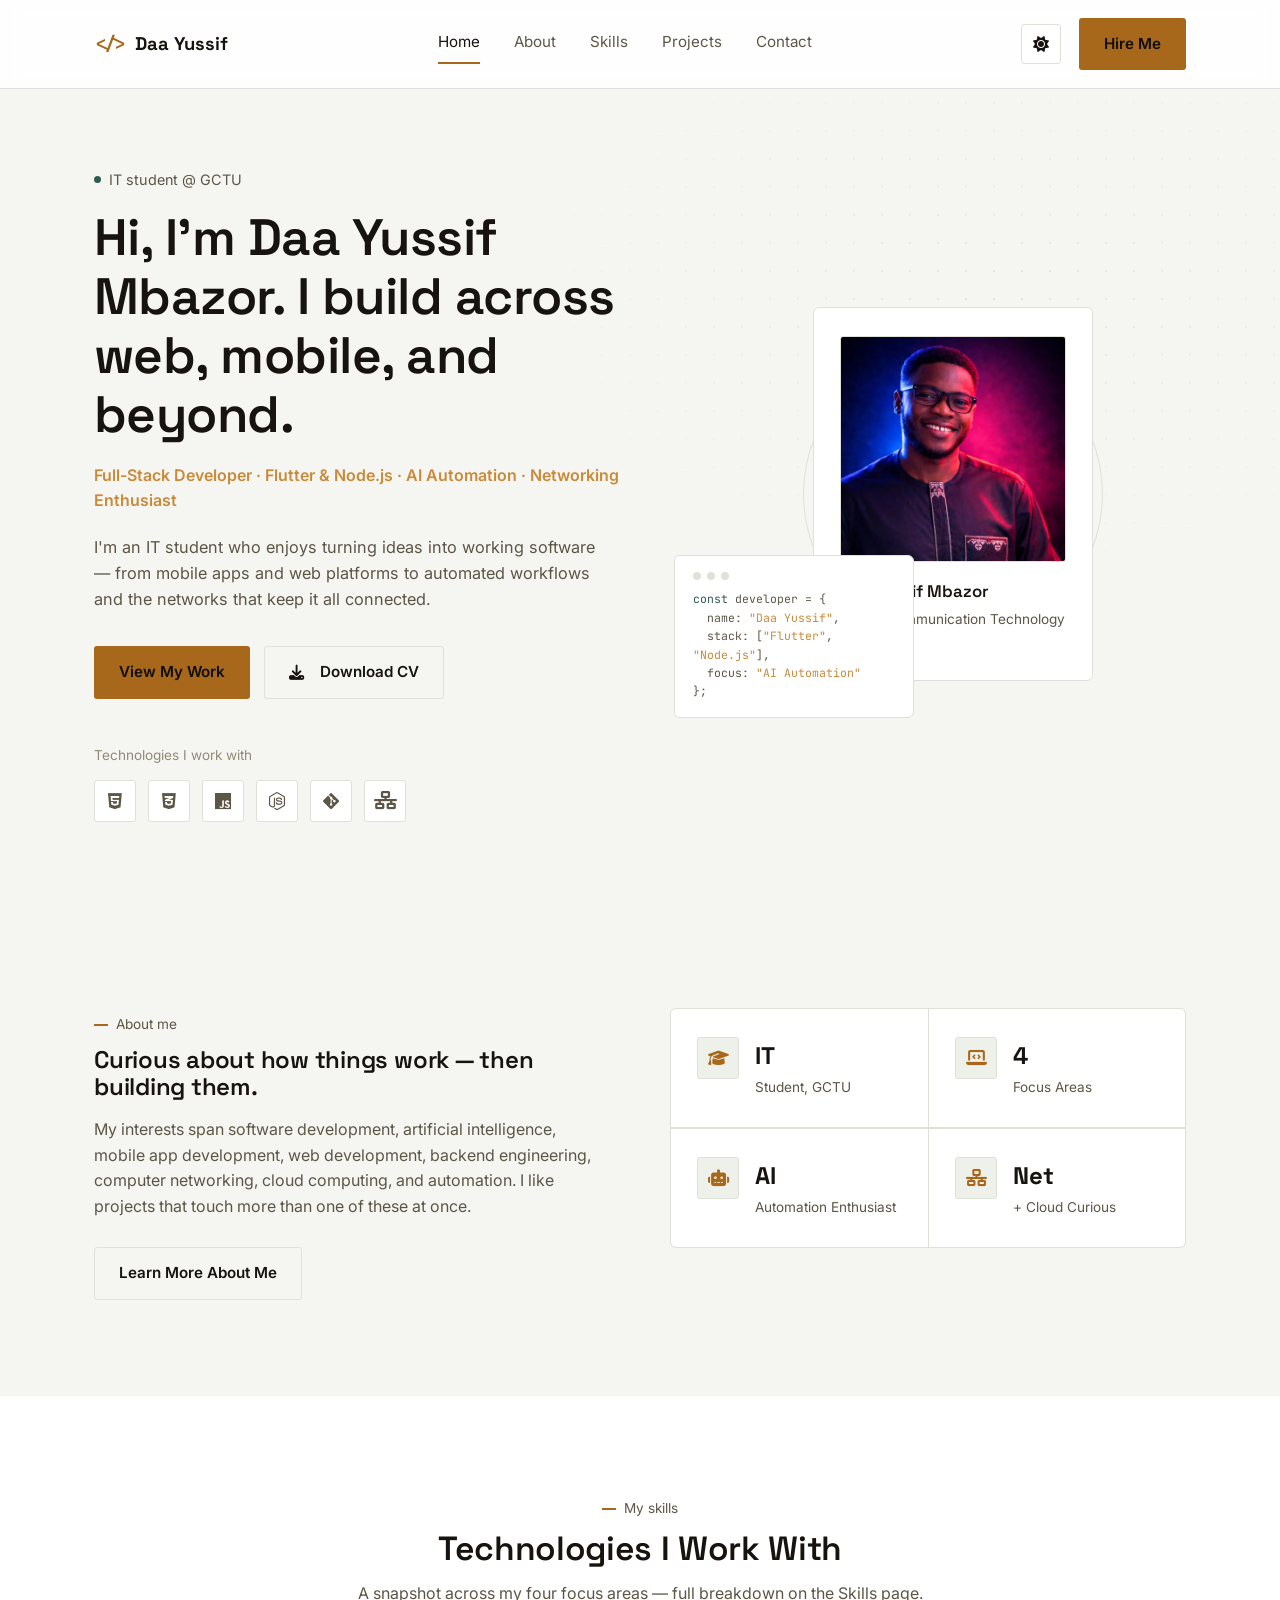
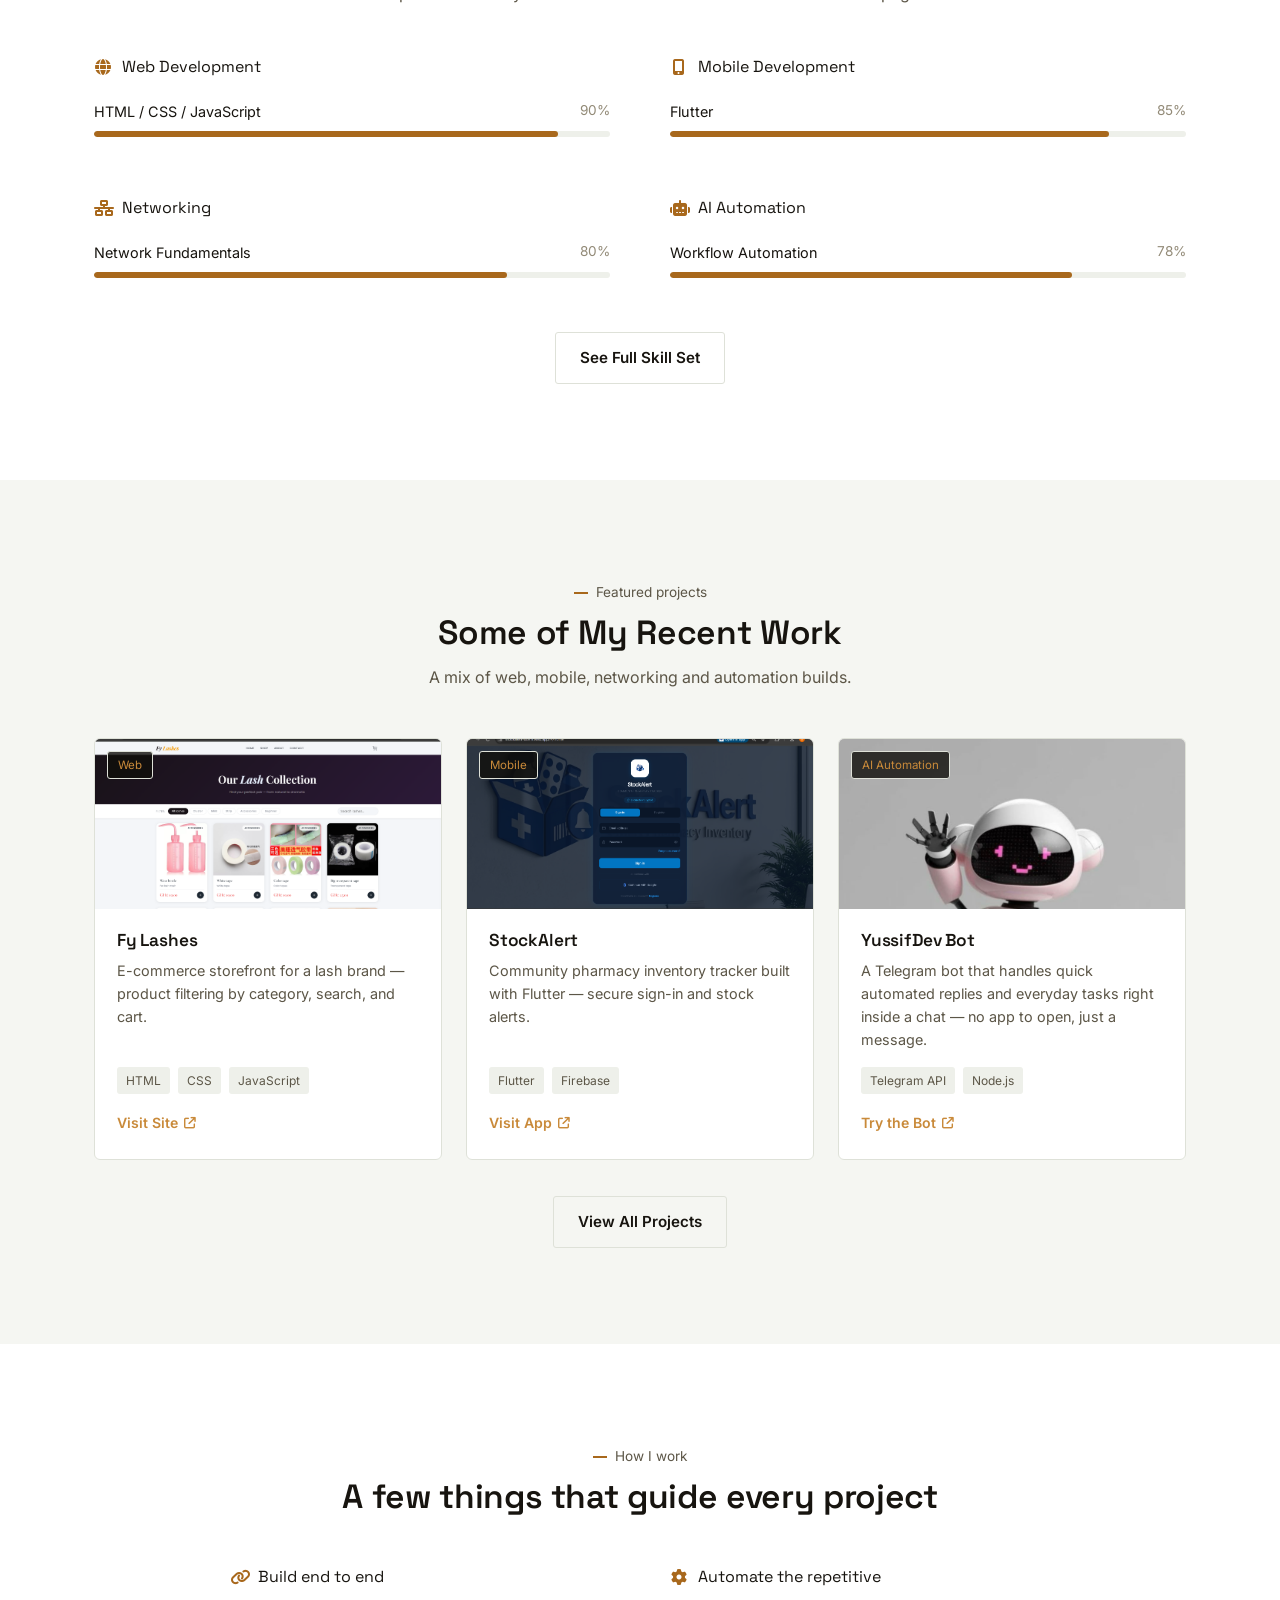
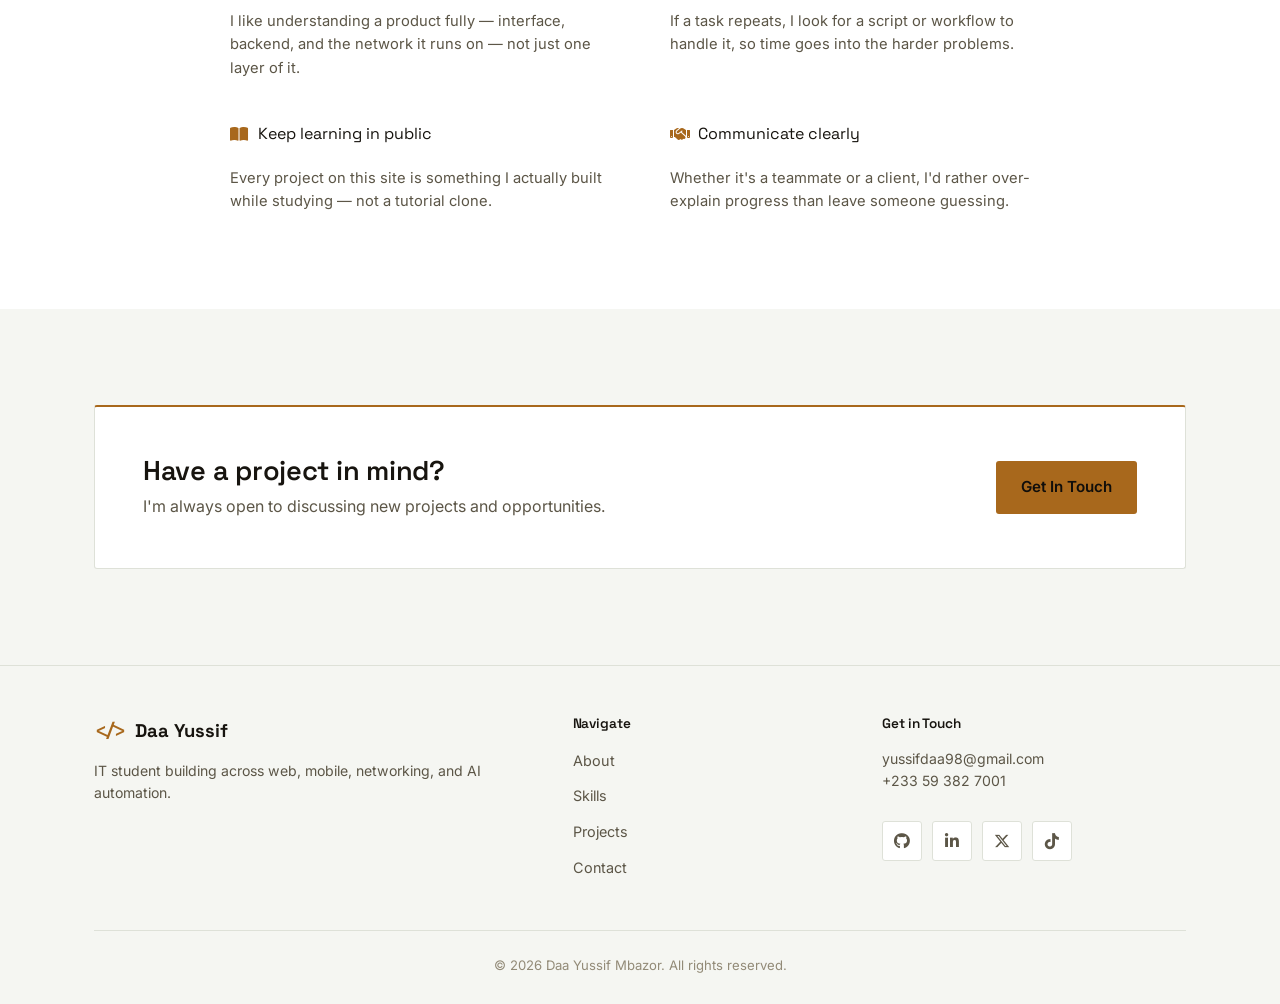
<file: index.html>
<!DOCTYPE html>
<html lang="en">
<head>
<meta charset="UTF-8" />
<script>(function(){try{if(localStorage.getItem("theme")==="dark"){document.documentElement.setAttribute("data-theme","dark");}}catch(e){}})();</script>
<meta name="viewport" content="width=device-width, initial-scale=1.0" />
<title>Daa Yussif Mbazor — Full-Stack Developer & AI Automation</title>
<meta name="description" content="Portfolio of Daa Yussif Mbazor — IT student at GCTU building across web, mobile, networking and AI automation." />
<link rel="icon" href="favicon.ico" sizes="any" />
<link rel="icon" type="image/svg+xml" href="favicon.svg" />
<link rel="apple-touch-icon" href="apple-touch-icon.png" />
<meta property="og:type" content="website" />
<meta property="og:site_name" content="Daa Yussif Mbazor" />
<meta property="og:title" content="Daa Yussif Mbazor — Full-Stack Developer & AI Automation" />
<meta property="og:description" content="Portfolio of Daa Yussif Mbazor — IT student at GCTU building across web, mobile, networking and AI automation." />
<meta property="og:image" content="images/og-cover.jpg" />
<meta property="og:image:width" content="1200" />
<meta property="og:image:height" content="630" />
<!-- update og:url and twitter:url once this site is live on a real domain -->
<meta property="og:url" content="https://your-domain.com/" />
<meta name="twitter:card" content="summary_large_image" />
<meta name="twitter:title" content="Daa Yussif Mbazor — Full-Stack Developer & AI Automation" />
<meta name="twitter:description" content="Portfolio of Daa Yussif Mbazor — IT student at GCTU building across web, mobile, networking and AI automation." />
<meta name="twitter:image" content="images/og-cover.jpg" />

<link rel="preconnect" href="https://fonts.googleapis.com">
<link href="https://fonts.googleapis.com/css2?family=Space+Grotesk:wght@500;600;700&family=Inter:wght@400;500;600;700&family=JetBrains+Mono:wght@400;500&display=swap" rel="stylesheet">
<link rel="stylesheet" href="https://cdnjs.cloudflare.com/ajax/libs/font-awesome/6.5.1/css/all.min.css" crossorigin="anonymous" referrerpolicy="no-referrer" />
<link rel="stylesheet" href="css/style.css" />
</head>
<body>

<!-- NAVBAR -->
<header class="navbar">
  <div class="nav-inner">
    <a href="index.html" class="logo"><span class="mark">&lt;/&gt;</span> Daa Yussif</a>
    <nav class="nav-links">
      <a href="index.html" class="active">Home</a>
      <a href="about.html">About</a>
      <a href="skills.html">Skills</a>
      <a href="projects.html">Projects</a>
      <a href="contact.html">Contact</a>
    </nav>
    <div class="nav-right">
      <button class="theme-toggle" aria-label="Toggle color theme"><i class="fa-solid fa-moon"></i><i class="fa-solid fa-sun"></i></button>
      <a href="contact.html" class="btn btn-primary">Hire Me</a>
      <button class="nav-toggle" aria-label="Toggle menu"><i class="fa-solid fa-bars"></i></button>
    </div>
  </div>
</header>

<!-- HERO -->
<section class="hero">
  <div class="container hero-grid">
    <div>
      <span class="eyebrow"><span class="dot"></span> IT student @ GCTU</span>
      <h1>Hi, I'm Daa Yussif Mbazor. I build across web, mobile, and beyond.</h1>
      <p class="role">Full-Stack Developer · Flutter &amp; Node.js · AI Automation · Networking Enthusiast</p>
      <p class="lede">I'm an IT student who enjoys turning ideas into working software — from mobile apps and web platforms to automated workflows and the networks that keep it all connected.</p>
      <div class="hero-actions">
        <a href="projects.html" class="btn btn-primary">View My Work</a>
        <a href="#" class="btn btn-outline"><i class="fa-solid fa-download"></i>&nbsp; Download CV</a>
      </div>
      <p class="tech-strip-label">Technologies I work with</p>
      <div class="tech-icons">
        <span title="HTML"><i class="fa-brands fa-html5"></i></span>
        <span title="CSS"><i class="fa-brands fa-css3-alt"></i></span>
        <span title="JavaScript"><i class="fa-brands fa-js"></i></span>
        <span title="Node.js"><i class="fa-brands fa-node-js"></i></span>
        <span title="Git"><i class="fa-brands fa-git-alt"></i></span>
        <span title="Networking"><i class="fa-solid fa-network-wired"></i></span>
      </div>
    </div>

    <div class="hero-visual">
      <div class="orb"></div>
      <div class="dev-card">
        <div class="avatar-block"><img src="images/profile.jpeg" alt="Daa Yussif Mbazor" /></div>
        <div class="name">Daa Yussif Mbazor</div>
        <div class="loc">Ghana Communication Technology University</div>
      </div>
      <div class="code-float">
        <div class="dots"><span></span><span></span><span></span></div>
        <div><span class="kw">const</span> developer = {</div>
        <div>&nbsp;&nbsp;name: <span class="str">"Daa Yussif"</span>,</div>
        <div>&nbsp;&nbsp;stack: [<span class="str">"Flutter"</span>, <span class="str">"Node.js"</span>],</div>
        <div>&nbsp;&nbsp;focus: <span class="str">"AI Automation"</span></div>
        <div>};</div>
      </div>
    </div>
  </div>
</section>

<!-- ABOUT PREVIEW -->
<section>
  <div class="container about-grid">
    <div class="about-copy reveal-on-scroll">
      <span class="section-tag">About me</span>
      <h2>Curious about how things work — then building them.</h2>
      <p>My interests span software development, artificial intelligence, mobile app development, web development, backend engineering, computer networking, cloud computing, and automation. I like projects that touch more than one of these at once.</p>
      <a href="about.html" class="btn btn-outline">Learn More About Me</a>
    </div>
    <div class="stat-grid">
      <div class="stat-cell">
        <div class="stat-icon"><i class="fa-solid fa-graduation-cap"></i></div>
        <div><div class="num">IT</div><div class="label">Student, GCTU</div></div>
      </div>
      <div class="stat-cell">
        <div class="stat-icon"><i class="fa-solid fa-laptop-code"></i></div>
        <div><div class="num">4</div><div class="label">Focus Areas</div></div>
      </div>
      <div class="stat-cell">
        <div class="stat-icon"><i class="fa-solid fa-robot"></i></div>
        <div><div class="num">AI</div><div class="label">Automation Enthusiast</div></div>
      </div>
      <div class="stat-cell">
        <div class="stat-icon"><i class="fa-solid fa-network-wired"></i></div>
        <div><div class="num">Net</div><div class="label">+ Cloud Curious</div></div>
      </div>
    </div>
  </div>
</section>

<!-- SKILLS PREVIEW -->
<section style="background:var(--bg-alt);">
  <div class="container">
    <div class="section-head center reveal-on-scroll" style="margin-left:auto;margin-right:auto;">
      <span class="section-tag">My skills</span>
      <h2>Technologies I Work With</h2>
      <p>A snapshot across my four focus areas — full breakdown on the Skills page.</p>
    </div>
    <div class="skills-columns">
      <div>
        <div class="skill-cat-title"><i class="fa-solid fa-globe"></i> Web Development</div>
        <div class="skill-row">
          <div class="skill-row-top"><span>HTML / CSS / JavaScript</span><span class="pct">90%</span></div>
          <div class="bar-track"><div class="bar-fill" data-value="90"></div></div>
        </div>
      </div>
      <div>
        <div class="skill-cat-title"><i class="fa-solid fa-mobile-screen-button"></i> Mobile Development</div>
        <div class="skill-row">
          <div class="skill-row-top"><span>Flutter</span><span class="pct">85%</span></div>
          <div class="bar-track"><div class="bar-fill" data-value="85"></div></div>
        </div>
      </div>
      <div>
        <div class="skill-cat-title"><i class="fa-solid fa-network-wired"></i> Networking</div>
        <div class="skill-row">
          <div class="skill-row-top"><span>Network Fundamentals</span><span class="pct">80%</span></div>
          <div class="bar-track"><div class="bar-fill" data-value="80"></div></div>
        </div>
      </div>
      <div>
        <div class="skill-cat-title"><i class="fa-solid fa-robot"></i> AI Automation</div>
        <div class="skill-row">
          <div class="skill-row-top"><span>Workflow Automation</span><span class="pct">78%</span></div>
          <div class="bar-track"><div class="bar-fill" data-value="78"></div></div>
        </div>
      </div>
    </div>
    <div style="text-align:center;margin-top:36px;">
      <a href="skills.html" class="btn btn-outline">See Full Skill Set</a>
    </div>
  </div>
</section>

<!-- FEATURED PROJECTS -->
<section>
  <div class="container">
    <div class="section-head center reveal-on-scroll" style="margin-left:auto;margin-right:auto;">
      <span class="section-tag">Featured projects</span>
      <h2>Some of My Recent Work</h2>
      <p>A mix of web, mobile, networking and automation builds.</p>
    </div>
    <div class="project-grid">
      <div class="project-card">
        <div class="project-thumb"><span class="project-tag">Web</span><img src="images/fylashes.png" alt="Fy Lashes e-commerce shop page" /></div>
        <div class="project-body">
          <h3>Fy Lashes</h3>
          <p>E-commerce storefront for a lash brand — product filtering by category, search, and cart.</p>
          <div class="project-stack"><span>HTML</span><span>CSS</span><span>JavaScript</span></div>
          <a href="https://fy-lashes.pages.dev/shop" target="_blank" rel="noopener" class="project-link">Visit Site <i class="fa-solid fa-arrow-up-right-from-square"></i></a>
        </div>
      </div>
      <div class="project-card">
        <div class="project-thumb"><span class="project-tag">Mobile</span><img src="images/stockalert.png" alt="StockAlert app sign-in screen" /></div>
        <div class="project-body">
          <h3>StockAlert</h3>
          <p>Community pharmacy inventory tracker built with Flutter — secure sign-in and stock alerts.</p>
          <div class="project-stack"><span>Flutter</span><span>Firebase</span></div>
          <a href="https://stockalert-82e1f.web.app" target="_blank" rel="noopener" class="project-link">Visit App <i class="fa-solid fa-arrow-up-right-from-square"></i></a>
        </div>
      </div>
      <div class="project-card">
        <div class="project-thumb"><span class="project-tag">AI Automation</span><img src="images/telegrambot.jpeg" alt="Telegram AI bot mascot" /></div>
        <div class="project-body">
          <h3>YussifDev Bot</h3>
          <p>A Telegram bot that handles quick automated replies and everyday tasks right inside a chat — no app to open, just a message.</p>
          <div class="project-stack"><span>Telegram API</span><span>Node.js</span></div>
          <a href="https://t.me/YussifDev_bot" target="_blank" rel="noopener" class="project-link">Try the Bot <i class="fa-solid fa-arrow-up-right-from-square"></i></a>
        </div>
      </div>
    </div>
    <div style="text-align:center;margin-top:36px;">
      <a href="projects.html" class="btn btn-outline">View All Projects</a>
    </div>
  </div>
</section>

<!-- APPROACH -->
<section style="background:var(--bg-alt);">
  <div class="container">
    <div class="section-head center reveal-on-scroll" style="margin-left:auto;margin-right:auto;">
      <span class="section-tag">How I work</span>
      <h2>A few things that guide every project</h2>
    </div>
    <div class="skills-columns" style="max-width:820px;margin:0 auto;">
      <div>
        <div class="skill-cat-title"><i class="fa-solid fa-link"></i> Build end to end</div>
        <p style="color:var(--text-muted);font-size:0.92rem;">I like understanding a product fully — interface, backend, and the network it runs on — not just one layer of it.</p>
      </div>
      <div>
        <div class="skill-cat-title"><i class="fa-solid fa-gear"></i> Automate the repetitive</div>
        <p style="color:var(--text-muted);font-size:0.92rem;">If a task repeats, I look for a script or workflow to handle it, so time goes into the harder problems.</p>
      </div>
      <div>
        <div class="skill-cat-title"><i class="fa-solid fa-book-open"></i> Keep learning in public</div>
        <p style="color:var(--text-muted);font-size:0.92rem;">Every project on this site is something I actually built while studying — not a tutorial clone.</p>
      </div>
      <div>
        <div class="skill-cat-title"><i class="fa-solid fa-handshake"></i> Communicate clearly</div>
        <p style="color:var(--text-muted);font-size:0.92rem;">Whether it's a teammate or a client, I'd rather over-explain progress than leave someone guessing.</p>
      </div>
    </div>
  </div>
</section>

<!-- CTA -->
<section>
  <div class="container">
    <div class="cta-band reveal-on-scroll">
      <div>
        <h2>Have a project in mind?</h2>
        <p>I'm always open to discussing new projects and opportunities.</p>
      </div>
      <a href="contact.html" class="btn btn-primary">Get In Touch</a>
    </div>
  </div>
</section>

<!-- FOOTER -->
<footer>
  <div class="container">
    <div class="footer-grid">
      <div class="footer-col">
        <div class="logo" style="margin-bottom:14px;"><span class="mark">&lt;/&gt;</span> Daa Yussif</div>
        <p>IT student building across web, mobile, networking, and AI automation.</p>
      </div>
      <div class="footer-col">
        <h4>Navigate</h4>
        <ul>
          <li><a href="about.html">About</a></li>
          <li><a href="skills.html">Skills</a></li>
          <li><a href="projects.html">Projects</a></li>
          <li><a href="contact.html">Contact</a></li>
        </ul>
      </div>
      <div class="footer-col">
        <h4>Get in Touch</h4>
        <p>yussifdaa98@gmail.com<br/>+233 59 382 7001</p>
        <div class="social-row">
          <a href="https://github.com/Daa-yussif" target="_blank" rel="noopener" aria-label="GitHub"><i class="fa-brands fa-github"></i></a>
          <a href="https://www.linkedin.com/in/daa-yussif-mbazor-539350399/" target="_blank" rel="noopener" aria-label="LinkedIn"><i class="fa-brands fa-linkedin-in"></i></a>
          <a href="#" aria-label="Twitter"><i class="fa-brands fa-x-twitter"></i></a>
          <a href="https://www.tiktok.com/@stogic1?_r=1&_t=ZS-99ZZqF0gIhJ" target="_blank" rel="noopener" aria-label="TikTok"><i class="fa-brands fa-tiktok"></i></a>
        </div>
      </div>
    </div>
    <div class="footer-bottom">
      <span>© 2026 Daa Yussif Mbazor. All rights reserved.</span>
    </div>
  </div>
</footer>

<script src="js/main.js"></script>
</body>
</html>
</file>
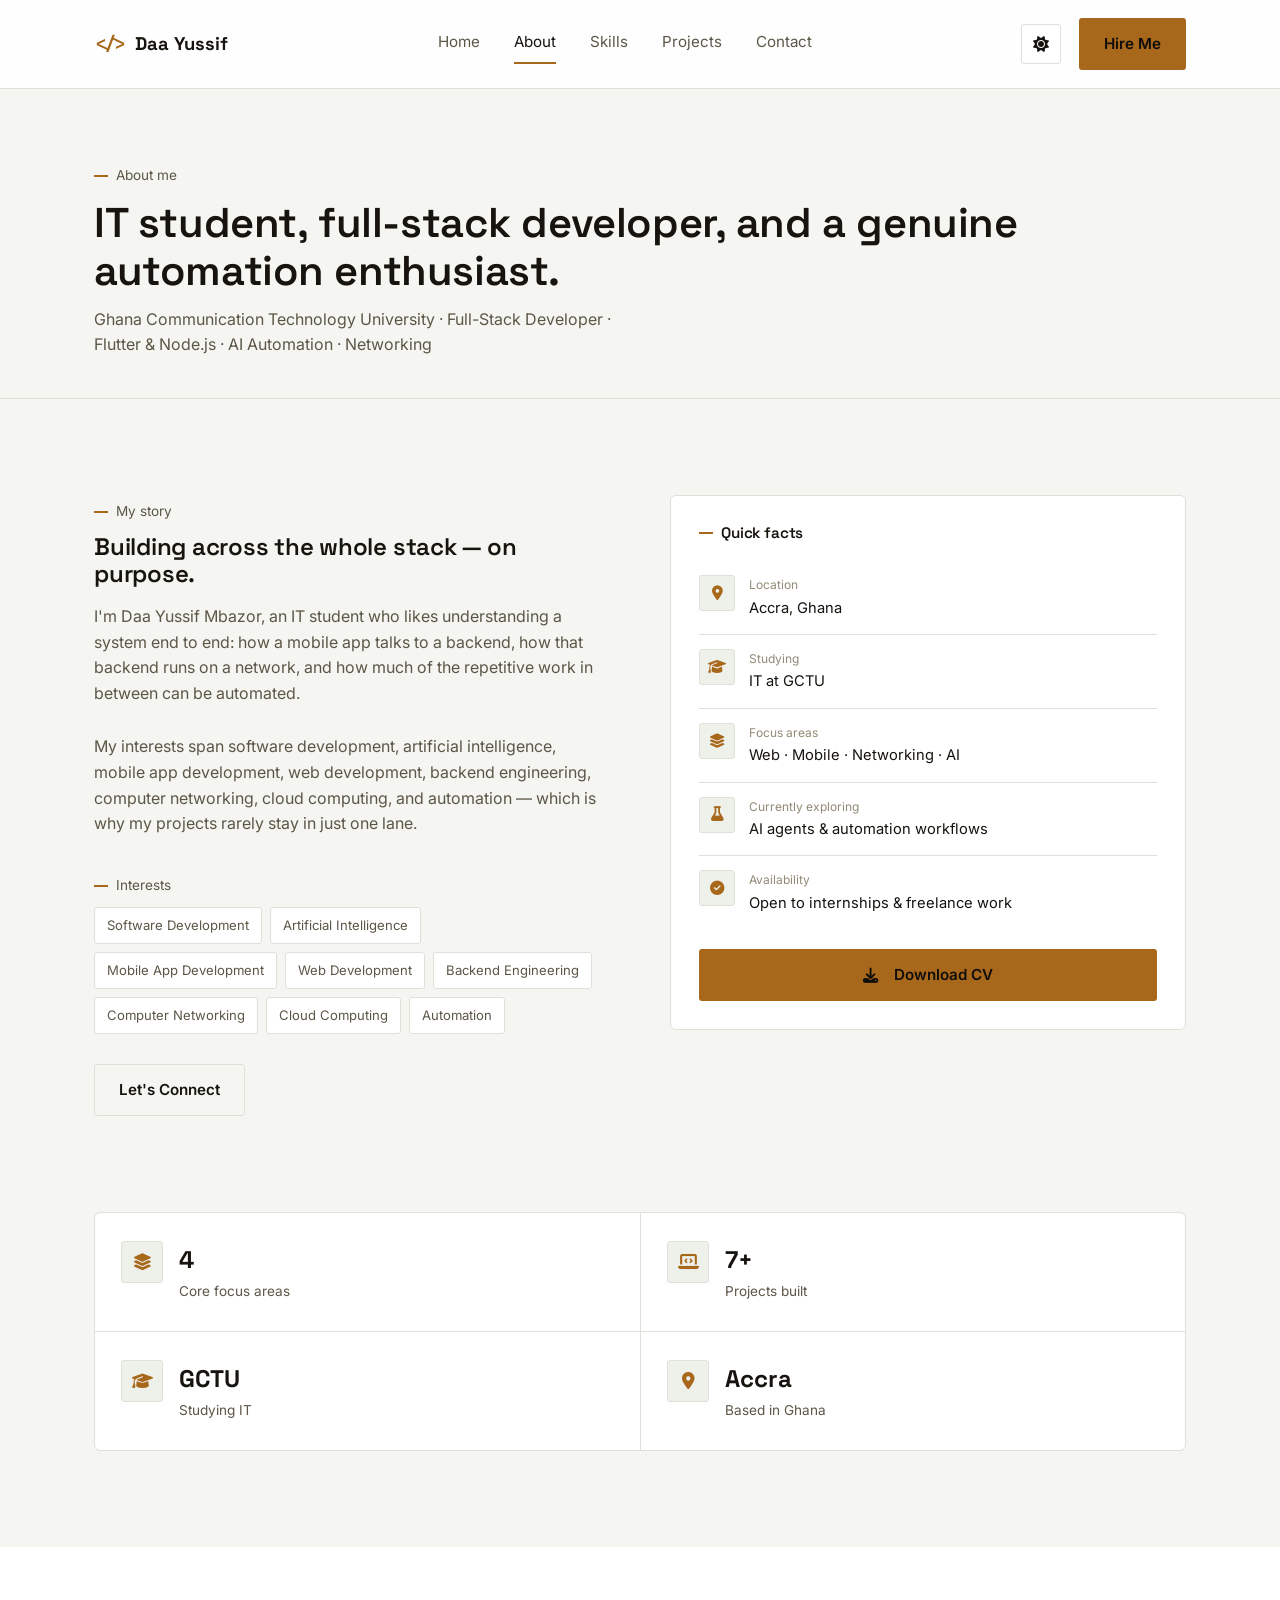
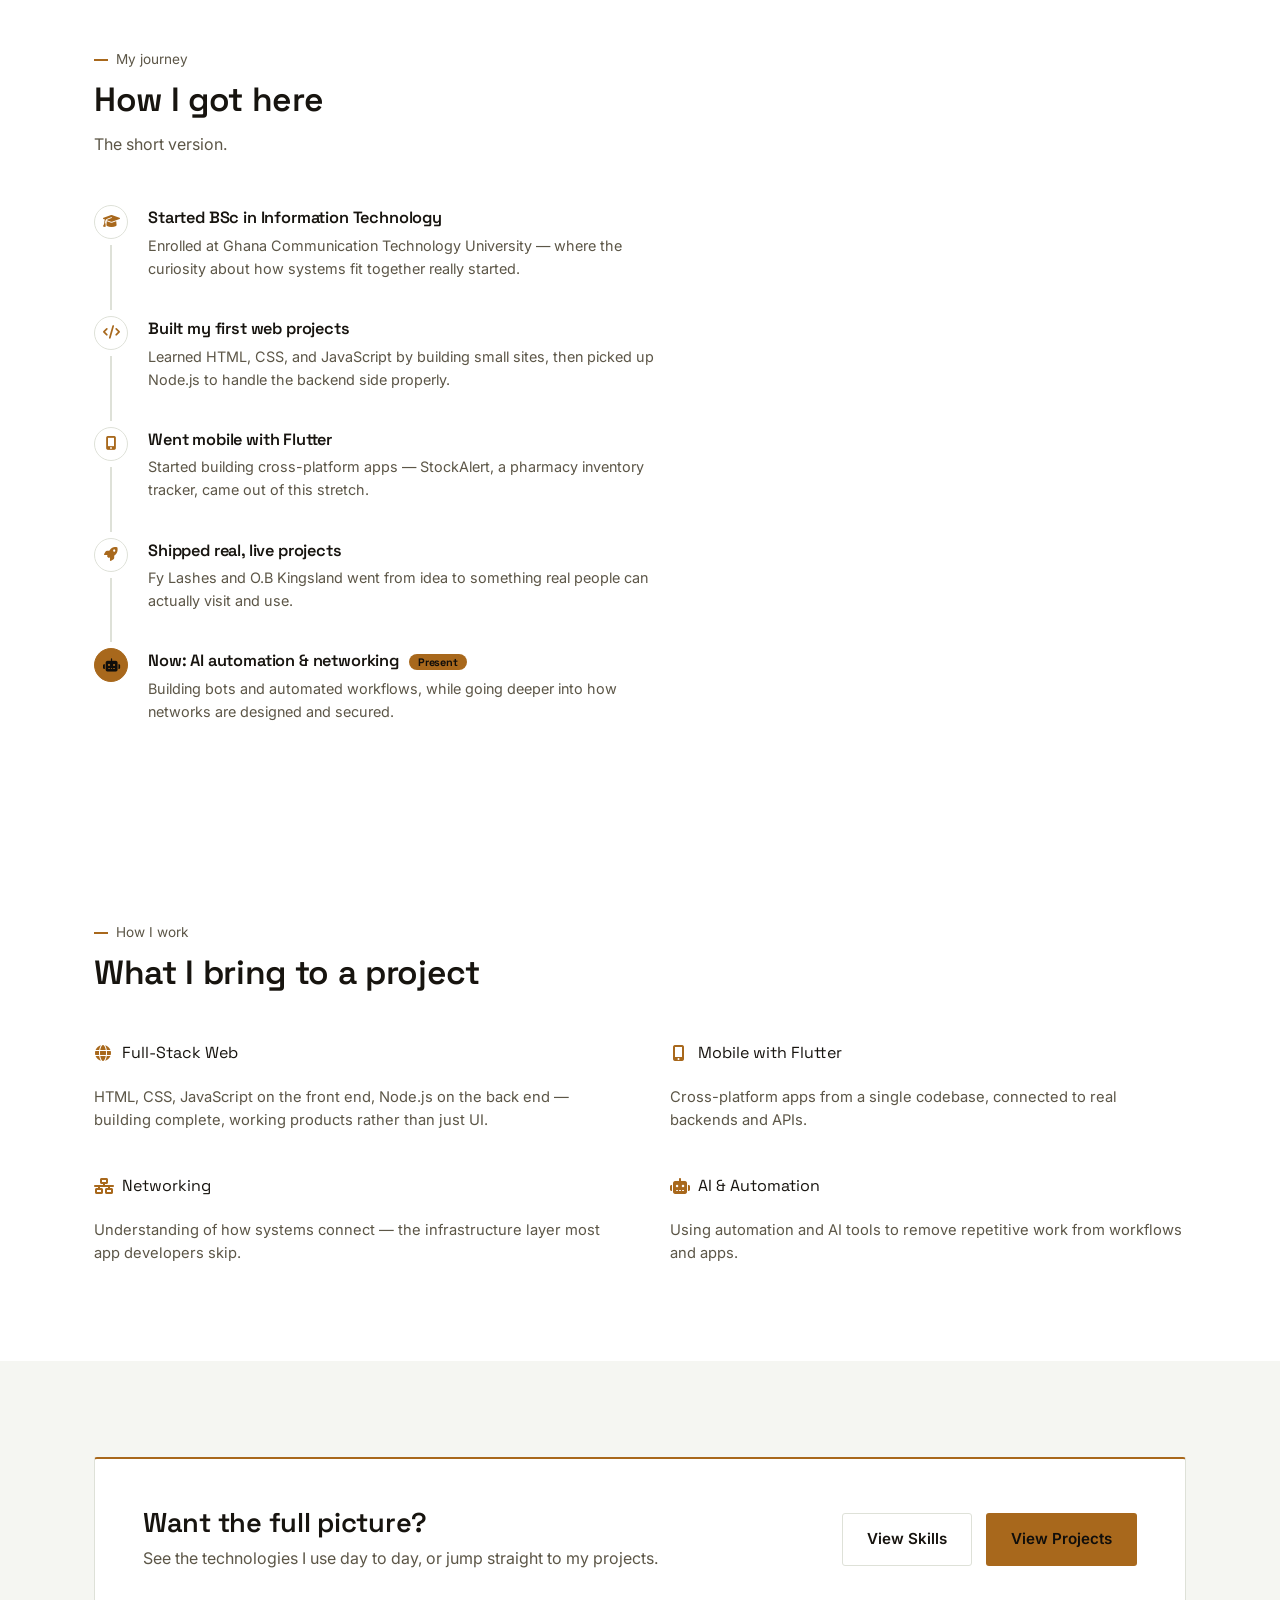
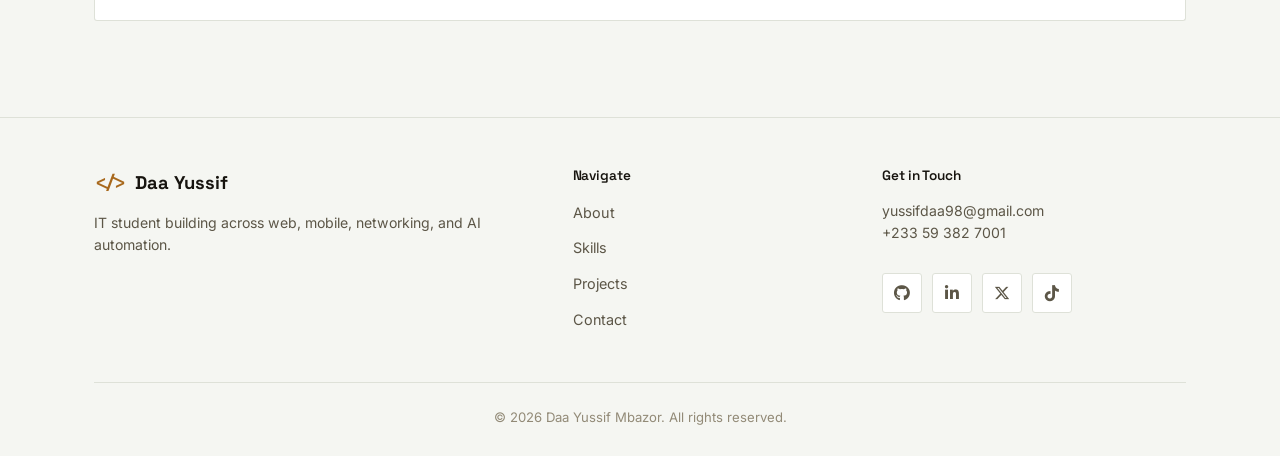
<file: about.html>
<!DOCTYPE html>
<html lang="en">
<head>
<meta charset="UTF-8" />
<script>(function(){try{if(localStorage.getItem("theme")==="dark"){document.documentElement.setAttribute("data-theme","dark");}}catch(e){}})();</script>
<meta name="viewport" content="width=device-width, initial-scale=1.0" />
<title>About — Daa Yussif Mbazor</title>
<meta name="description" content="IT student at GCTU (Accra, Ghana) building across web, mobile, networking, and AI automation. Learn about my background and interests." />
<link rel="icon" href="favicon.ico" sizes="any" />
<link rel="icon" type="image/svg+xml" href="favicon.svg" />
<link rel="apple-touch-icon" href="apple-touch-icon.png" />
<meta property="og:type" content="website" />
<meta property="og:site_name" content="Daa Yussif Mbazor" />
<meta property="og:title" content="About — Daa Yussif Mbazor" />
<meta property="og:description" content="IT student at GCTU (Accra, Ghana) building across web, mobile, networking, and AI automation. Learn about my background and interests." />
<meta property="og:image" content="images/og-cover.jpg" />
<meta property="og:image:width" content="1200" />
<meta property="og:image:height" content="630" />
<!-- update og:url and twitter:url once this site is live on a real domain -->
<meta property="og:url" content="https://your-domain.com/about.html" />
<meta name="twitter:card" content="summary_large_image" />
<meta name="twitter:title" content="About — Daa Yussif Mbazor" />
<meta name="twitter:description" content="IT student at GCTU (Accra, Ghana) building across web, mobile, networking, and AI automation. Learn about my background and interests." />
<meta name="twitter:image" content="images/og-cover.jpg" />

<link rel="preconnect" href="https://fonts.googleapis.com">
<link href="https://fonts.googleapis.com/css2?family=Space+Grotesk:wght@500;600;700&family=Inter:wght@400;500;600;700&family=JetBrains+Mono:wght@400;500&display=swap" rel="stylesheet">
<link rel="stylesheet" href="https://cdnjs.cloudflare.com/ajax/libs/font-awesome/6.5.1/css/all.min.css" crossorigin="anonymous" referrerpolicy="no-referrer" />
<link rel="stylesheet" href="css/style.css" />
</head>
<body>

<header class="navbar">
  <div class="nav-inner">
    <a href="index.html" class="logo"><span class="mark">&lt;/&gt;</span> Daa Yussif</a>
    <nav class="nav-links">
      <a href="index.html">Home</a>
      <a href="about.html" class="active">About</a>
      <a href="skills.html">Skills</a>
      <a href="projects.html">Projects</a>
      <a href="contact.html">Contact</a>
    </nav>
    <div class="nav-right">
      <button class="theme-toggle" aria-label="Toggle color theme"><i class="fa-solid fa-moon"></i><i class="fa-solid fa-sun"></i></button>
      <a href="contact.html" class="btn btn-primary">Hire Me</a>
      <button class="nav-toggle" aria-label="Toggle menu"><i class="fa-solid fa-bars"></i></button>
    </div>
  </div>
</header>

<section class="page-hero">
  <div class="container">
    <span class="section-tag">About me</span>
    <h1>IT student, full-stack developer, and a genuine automation enthusiast.</h1>
    <p>Ghana Communication Technology University · Full-Stack Developer · Flutter &amp; Node.js · AI Automation · Networking</p>
  </div>
</section>

<section>
  <div class="container about-grid">
    <div class="about-copy reveal-on-scroll">
      <span class="section-tag">My story</span>
      <h2>Building across the whole stack — on purpose.</h2>
      <p>I'm Daa Yussif Mbazor, an IT student who likes understanding a system end to end: how a mobile app talks to a backend, how that backend runs on a network, and how much of the repetitive work in between can be automated.</p>
      <p>My interests span software development, artificial intelligence, mobile app development, web development, backend engineering, computer networking, cloud computing, and automation — which is why my projects rarely stay in just one lane.</p>
      <span class="section-tag" style="margin-top:10px;">Interests</span>
      <div class="interest-tags reveal-on-scroll">
        <span>Software Development</span>
        <span>Artificial Intelligence</span>
        <span>Mobile App Development</span>
        <span>Web Development</span>
        <span>Backend Engineering</span>
        <span>Computer Networking</span>
        <span>Cloud Computing</span>
        <span>Automation</span>
      </div>
      <a href="contact.html" class="btn btn-outline">Let's Connect</a>
    </div>

    <div class="facts-card reveal-on-scroll">
      <h3>Quick facts</h3>
      <div class="fact-row">
        <div class="ic"><i class="fa-solid fa-location-dot"></i></div>
        <div><div class="fact-label">Location</div><div class="fact-value">Accra, Ghana</div></div>
      </div>
      <div class="fact-row">
        <div class="ic"><i class="fa-solid fa-graduation-cap"></i></div>
        <div><div class="fact-label">Studying</div><div class="fact-value">IT at GCTU</div></div>
      </div>
      <div class="fact-row">
        <div class="ic"><i class="fa-solid fa-layer-group"></i></div>
        <div><div class="fact-label">Focus areas</div><div class="fact-value">Web · Mobile · Networking · AI</div></div>
      </div>
      <div class="fact-row">
        <div class="ic"><i class="fa-solid fa-flask"></i></div>
        <div><div class="fact-label">Currently exploring</div><div class="fact-value">AI agents &amp; automation workflows</div></div>
      </div>
      <div class="fact-row">
        <div class="ic"><i class="fa-solid fa-circle-check"></i></div>
        <div><div class="fact-label">Availability</div><div class="fact-value">Open to internships &amp; freelance work</div></div>
      </div>
      <a href="#" class="btn btn-primary btn-block"><i class="fa-solid fa-download"></i>&nbsp; Download CV</a>
    </div>
  </div>
</section>

<section style="padding-top:0;">
  <div class="container">
    <div class="stat-grid">
      <div class="stat-cell">
        <div class="stat-icon"><i class="fa-solid fa-layer-group"></i></div>
        <div><div class="num">4</div><div class="label">Core focus areas</div></div>
      </div>
      <div class="stat-cell">
        <div class="stat-icon"><i class="fa-solid fa-laptop-code"></i></div>
        <div><div class="num">7+</div><div class="label">Projects built</div></div>
      </div>
      <div class="stat-cell">
        <div class="stat-icon"><i class="fa-solid fa-graduation-cap"></i></div>
        <div><div class="num">GCTU</div><div class="label">Studying IT</div></div>
      </div>
      <div class="stat-cell">
        <div class="stat-icon"><i class="fa-solid fa-location-dot"></i></div>
        <div><div class="num">Accra</div><div class="label">Based in Ghana</div></div>
      </div>
    </div>
  </div>
</section>

<section style="background:var(--bg-alt);">
  <div class="container">
    <div class="section-head reveal-on-scroll">
      <span class="section-tag">My journey</span>
      <h2>How I got here</h2>
      <p>The short version.</p>
    </div>

    <div class="reveal-on-scroll" style="max-width:640px;">
      <div class="timeline-item">
        <div class="timeline-marker">
          <div class="timeline-dot"><i class="fa-solid fa-graduation-cap"></i></div>
          <div class="timeline-line"></div>
        </div>
        <div class="timeline-content">
          <h4>Started BSc in Information Technology</h4>
          <p>Enrolled at Ghana Communication Technology University — where the curiosity about how systems fit together really started.</p>
        </div>
      </div>

      <div class="timeline-item">
        <div class="timeline-marker">
          <div class="timeline-dot"><i class="fa-solid fa-code"></i></div>
          <div class="timeline-line"></div>
        </div>
        <div class="timeline-content">
          <h4>Built my first web projects</h4>
          <p>Learned HTML, CSS, and JavaScript by building small sites, then picked up Node.js to handle the backend side properly.</p>
        </div>
      </div>

      <div class="timeline-item">
        <div class="timeline-marker">
          <div class="timeline-dot"><i class="fa-solid fa-mobile-screen-button"></i></div>
          <div class="timeline-line"></div>
        </div>
        <div class="timeline-content">
          <h4>Went mobile with Flutter</h4>
          <p>Started building cross-platform apps — StockAlert, a pharmacy inventory tracker, came out of this stretch.</p>
        </div>
      </div>

      <div class="timeline-item">
        <div class="timeline-marker">
          <div class="timeline-dot"><i class="fa-solid fa-rocket"></i></div>
          <div class="timeline-line"></div>
        </div>
        <div class="timeline-content">
          <h4>Shipped real, live projects</h4>
          <p>Fy Lashes and O.B Kingsland went from idea to something real people can actually visit and use.</p>
        </div>
      </div>

      <div class="timeline-item is-current">
        <div class="timeline-marker">
          <div class="timeline-dot"><i class="fa-solid fa-robot"></i></div>
        </div>
        <div class="timeline-content">
          <h4>Now: AI automation &amp; networking <span class="timeline-tag">Present</span></h4>
          <p>Building bots and automated workflows, while going deeper into how networks are designed and secured.</p>
        </div>
      </div>
    </div>
  </div>
</section>

<section style="background:var(--bg-alt);">
  <div class="container">
    <div class="section-head reveal-on-scroll">
      <span class="section-tag">How I work</span>
      <h2>What I bring to a project</h2>
    </div>
    <div class="skills-columns">
      <div>
        <div class="skill-cat-title"><i class="fa-solid fa-globe"></i> Full-Stack Web</div>
        <p style="color:var(--text-muted);font-size:0.92rem;">HTML, CSS, JavaScript on the front end, Node.js on the back end — building complete, working products rather than just UI.</p>
      </div>
      <div>
        <div class="skill-cat-title"><i class="fa-solid fa-mobile-screen-button"></i> Mobile with Flutter</div>
        <p style="color:var(--text-muted);font-size:0.92rem;">Cross-platform apps from a single codebase, connected to real backends and APIs.</p>
      </div>
      <div>
        <div class="skill-cat-title"><i class="fa-solid fa-network-wired"></i> Networking</div>
        <p style="color:var(--text-muted);font-size:0.92rem;">Understanding of how systems connect — the infrastructure layer most app developers skip.</p>
      </div>
      <div>
        <div class="skill-cat-title"><i class="fa-solid fa-robot"></i> AI &amp; Automation</div>
        <p style="color:var(--text-muted);font-size:0.92rem;">Using automation and AI tools to remove repetitive work from workflows and apps.</p>
      </div>
    </div>
  </div>
</section>

<section>
  <div class="container">
    <div class="cta-band reveal-on-scroll">
      <div>
        <h2>Want the full picture?</h2>
        <p>See the technologies I use day to day, or jump straight to my projects.</p>
      </div>
      <div style="display:flex;gap:14px;flex-wrap:wrap;">
        <a href="skills.html" class="btn btn-outline">View Skills</a>
        <a href="projects.html" class="btn btn-primary">View Projects</a>
      </div>
    </div>
  </div>
</section>

<footer>
  <div class="container">
    <div class="footer-grid">
      <div class="footer-col">
        <div class="logo" style="margin-bottom:14px;"><span class="mark">&lt;/&gt;</span> Daa Yussif</div>
        <p>IT student building across web, mobile, networking, and AI automation.</p>
      </div>
      <div class="footer-col">
        <h4>Navigate</h4>
        <ul>
          <li><a href="about.html">About</a></li>
          <li><a href="skills.html">Skills</a></li>
          <li><a href="projects.html">Projects</a></li>
          <li><a href="contact.html">Contact</a></li>
        </ul>
      </div>
      <div class="footer-col">
        <h4>Get in Touch</h4>
        <p>yussifdaa98@gmail.com<br/>+233 59 382 7001</p>
        <div class="social-row">
          <a href="https://github.com/Daa-yussif" target="_blank" rel="noopener" aria-label="GitHub"><i class="fa-brands fa-github"></i></a>
          <a href="https://www.linkedin.com/in/daa-yussif-mbazor-539350399/" target="_blank" rel="noopener" aria-label="LinkedIn"><i class="fa-brands fa-linkedin-in"></i></a>
          <a href="#" aria-label="Twitter"><i class="fa-brands fa-x-twitter"></i></a>
          <a href="https://www.tiktok.com/@stogic1?_r=1&_t=ZS-99ZZqF0gIhJ" target="_blank" rel="noopener" aria-label="TikTok"><i class="fa-brands fa-tiktok"></i></a>
        </div>
      </div>
    </div>
    <div class="footer-bottom">
      <span>© 2026 Daa Yussif Mbazor. All rights reserved.</span>
    </div>
  </div>
</footer>

<script src="js/main.js"></script>
</body>
</html>
</file>
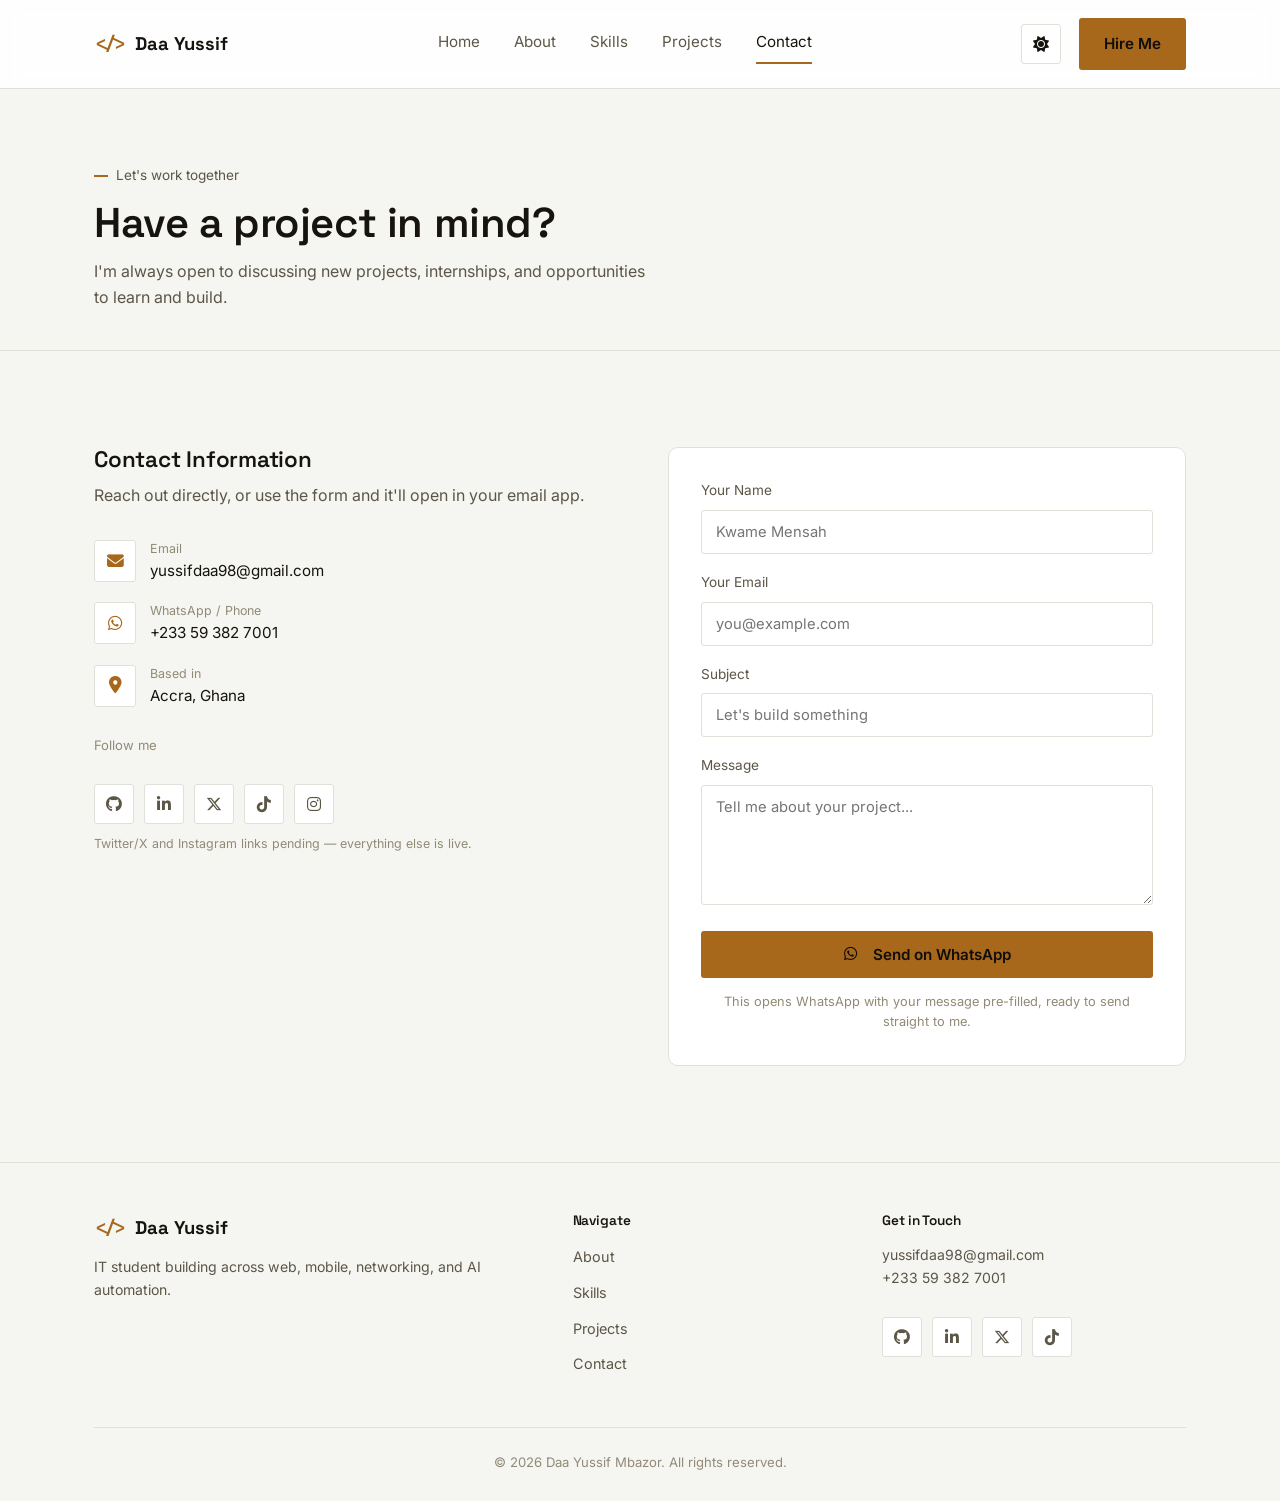
<file: contact.html>
<!DOCTYPE html>
<html lang="en">
<head>
<meta charset="UTF-8" />
<script>(function(){try{if(localStorage.getItem("theme")==="dark"){document.documentElement.setAttribute("data-theme","dark");}}catch(e){}})();</script>
<meta name="viewport" content="width=device-width, initial-scale=1.0" />
<title>Contact — Daa Yussif Mbazor</title>
<meta name="description" content="Get in touch with Daa Yussif Mbazor for web, mobile, networking, or AI automation projects." />
<link rel="icon" href="favicon.ico" sizes="any" />
<link rel="icon" type="image/svg+xml" href="favicon.svg" />
<link rel="apple-touch-icon" href="apple-touch-icon.png" />
<meta property="og:type" content="website" />
<meta property="og:site_name" content="Daa Yussif Mbazor" />
<meta property="og:title" content="Contact — Daa Yussif Mbazor" />
<meta property="og:description" content="Get in touch with Daa Yussif Mbazor for web, mobile, networking, or AI automation projects." />
<meta property="og:image" content="images/og-cover.jpg" />
<meta property="og:image:width" content="1200" />
<meta property="og:image:height" content="630" />
<!-- update og:url and twitter:url once this site is live on a real domain -->
<meta property="og:url" content="https://your-domain.com/contact.html" />
<meta name="twitter:card" content="summary_large_image" />
<meta name="twitter:title" content="Contact — Daa Yussif Mbazor" />
<meta name="twitter:description" content="Get in touch with Daa Yussif Mbazor for web, mobile, networking, or AI automation projects." />
<meta name="twitter:image" content="images/og-cover.jpg" />

<link rel="preconnect" href="https://fonts.googleapis.com">
<link href="https://fonts.googleapis.com/css2?family=Space+Grotesk:wght@500;600;700&family=Inter:wght@400;500;600;700&family=JetBrains+Mono:wght@400;500&display=swap" rel="stylesheet">
<link rel="stylesheet" href="https://cdnjs.cloudflare.com/ajax/libs/font-awesome/6.5.1/css/all.min.css" crossorigin="anonymous" referrerpolicy="no-referrer" />
<link rel="stylesheet" href="css/style.css" />
</head>
<body>

<header class="navbar">
  <div class="nav-inner">
    <a href="index.html" class="logo"><span class="mark">&lt;/&gt;</span> Daa Yussif</a>
    <nav class="nav-links">
      <a href="index.html">Home</a>
      <a href="about.html">About</a>
      <a href="skills.html">Skills</a>
      <a href="projects.html">Projects</a>
      <a href="contact.html" class="active">Contact</a>
    </nav>
    <div class="nav-right">
      <button class="theme-toggle" aria-label="Toggle color theme"><i class="fa-solid fa-moon"></i><i class="fa-solid fa-sun"></i></button>
      <a href="contact.html" class="btn btn-primary">Hire Me</a>
      <button class="nav-toggle" aria-label="Toggle menu"><i class="fa-solid fa-bars"></i></button>
    </div>
  </div>
</header>

<section class="page-hero">
  <div class="container">
    <span class="section-tag">Let's work together</span>
    <h1>Have a project in mind?</h1>
    <p>I'm always open to discussing new projects, internships, and opportunities to learn and build.</p>
  </div>
</section>

<section>
  <div class="container contact-grid">
    <div>
      <h2 style="font-size:1.4rem;margin-bottom:10px;">Contact Information</h2>
      <p style="color:var(--text-muted);">Reach out directly, or use the form and it'll open in your email app.</p>
      <div class="contact-info-list reveal-on-scroll">
        <div class="contact-info-row">
          <div class="ic"><i class="fa-solid fa-envelope"></i></div>
          <div><div class="label">Email</div><div class="value">yussifdaa98@gmail.com</div></div>
        </div>
        <div class="contact-info-row">
          <div class="ic"><i class="fa-brands fa-whatsapp"></i></div>
          <div><div class="label">WhatsApp / Phone</div><div class="value"><a href="https://wa.me/233593827001" target="_blank" rel="noopener">+233 59 382 7001</a></div></div>
        </div>
        <div class="contact-info-row">
          <div class="ic"><i class="fa-solid fa-location-dot"></i></div>
          <div><div class="label">Based in</div><div class="value">Accra, Ghana</div></div>
        </div>
      </div>
      <p style="margin-top:28px;color:var(--text-faint);font-size:0.82rem;">Follow me</p>
      <div class="social-row">
        <a href="https://github.com/Daa-yussif" target="_blank" rel="noopener" aria-label="GitHub"><i class="fa-brands fa-github"></i></a>
        <a href="https://www.linkedin.com/in/daa-yussif-mbazor-539350399/" target="_blank" rel="noopener" aria-label="LinkedIn"><i class="fa-brands fa-linkedin-in"></i></a>
        <a href="#" aria-label="Twitter"><i class="fa-brands fa-x-twitter"></i></a>
          <a href="https://www.tiktok.com/@stogic1?_r=1&_t=ZS-99ZZqF0gIhJ" target="_blank" rel="noopener" aria-label="TikTok"><i class="fa-brands fa-tiktok"></i></a>
        <a href="#" aria-label="Instagram"><i class="fa-brands fa-instagram"></i></a>
      </div>
      <p style="margin-top:10px;color:var(--text-faint);font-size:0.78rem;">Twitter/X and Instagram links pending — everything else is live.</p>
    </div>

    <div class="form-card reveal-on-scroll">
      <form id="contact-form">
        <div class="field">
          <label for="name">Your Name</label>
          <input type="text" id="name" name="name" placeholder="Kwame Mensah" required />
        </div>
        <div class="field">
          <label for="email">Your Email</label>
          <input type="email" id="email" name="email" placeholder="you@example.com" required />
        </div>
        <div class="field">
          <label for="subject">Subject</label>
          <input type="text" id="subject" name="subject" placeholder="Let's build something" />
        </div>
        <div class="field">
          <label for="message">Message</label>
          <textarea id="message" name="message" placeholder="Tell me about your project..." required></textarea>
        </div>
        <button type="submit" class="btn btn-primary btn-block"><i class="fa-brands fa-whatsapp"></i>&nbsp; Send on WhatsApp</button>
      </form>
      <p class="form-note">This opens WhatsApp with your message pre-filled, ready to send straight to me.</p>
    </div>
  </div>
</section>

<footer>
  <div class="container">
    <div class="footer-grid">
      <div class="footer-col">
        <div class="logo" style="margin-bottom:14px;"><span class="mark">&lt;/&gt;</span> Daa Yussif</div>
        <p>IT student building across web, mobile, networking, and AI automation.</p>
      </div>
      <div class="footer-col">
        <h4>Navigate</h4>
        <ul>
          <li><a href="about.html">About</a></li>
          <li><a href="skills.html">Skills</a></li>
          <li><a href="projects.html">Projects</a></li>
          <li><a href="contact.html">Contact</a></li>
        </ul>
      </div>
      <div class="footer-col">
        <h4>Get in Touch</h4>
        <p>yussifdaa98@gmail.com<br/>+233 59 382 7001</p>
        <div class="social-row">
          <a href="https://github.com/Daa-yussif" target="_blank" rel="noopener" aria-label="GitHub"><i class="fa-brands fa-github"></i></a>
          <a href="https://www.linkedin.com/in/daa-yussif-mbazor-539350399/" target="_blank" rel="noopener" aria-label="LinkedIn"><i class="fa-brands fa-linkedin-in"></i></a>
          <a href="#" aria-label="Twitter"><i class="fa-brands fa-x-twitter"></i></a>
          <a href="https://www.tiktok.com/@stogic1?_r=1&_t=ZS-99ZZqF0gIhJ" target="_blank" rel="noopener" aria-label="TikTok"><i class="fa-brands fa-tiktok"></i></a>
        </div>
      </div>
    </div>
    <div class="footer-bottom">
      <span>© 2026 Daa Yussif Mbazor. All rights reserved.</span>
    </div>
  </div>
</footer>

<script src="js/main.js"></script>
</body>
</html>
</file>
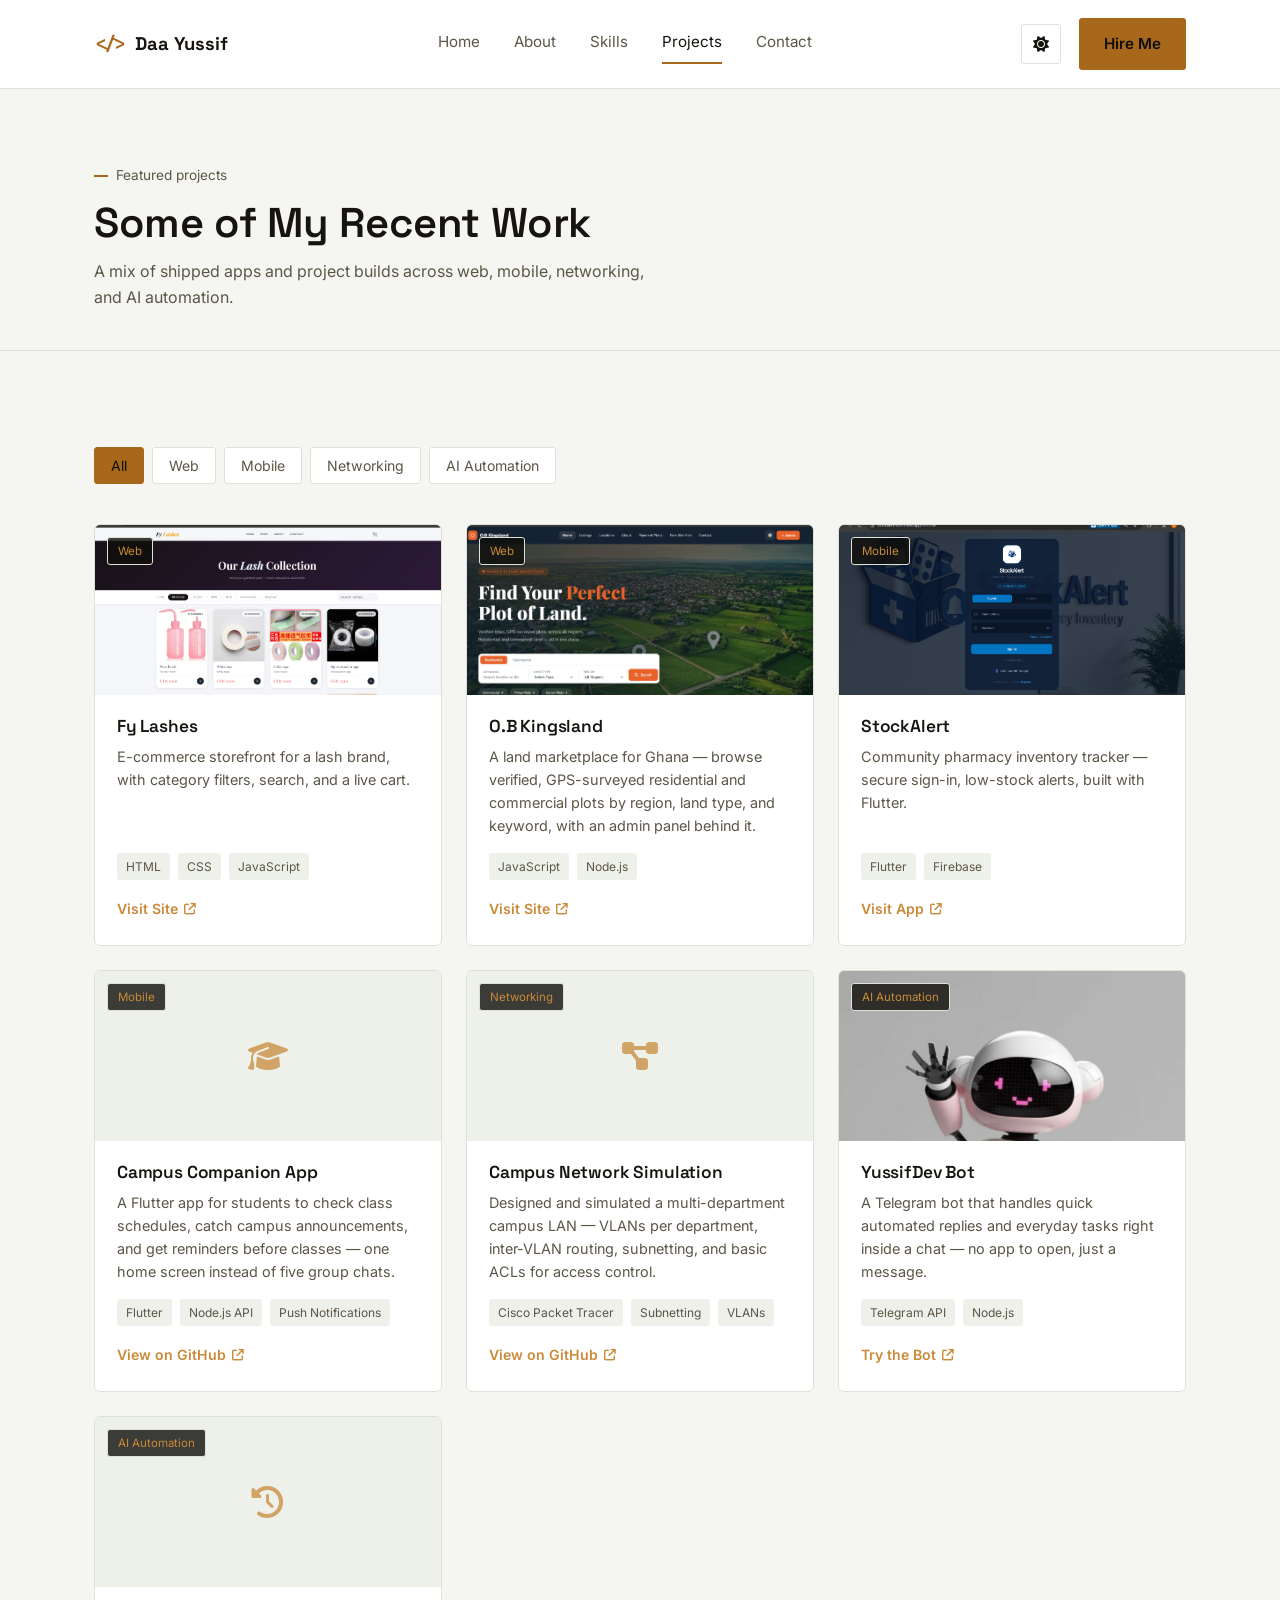
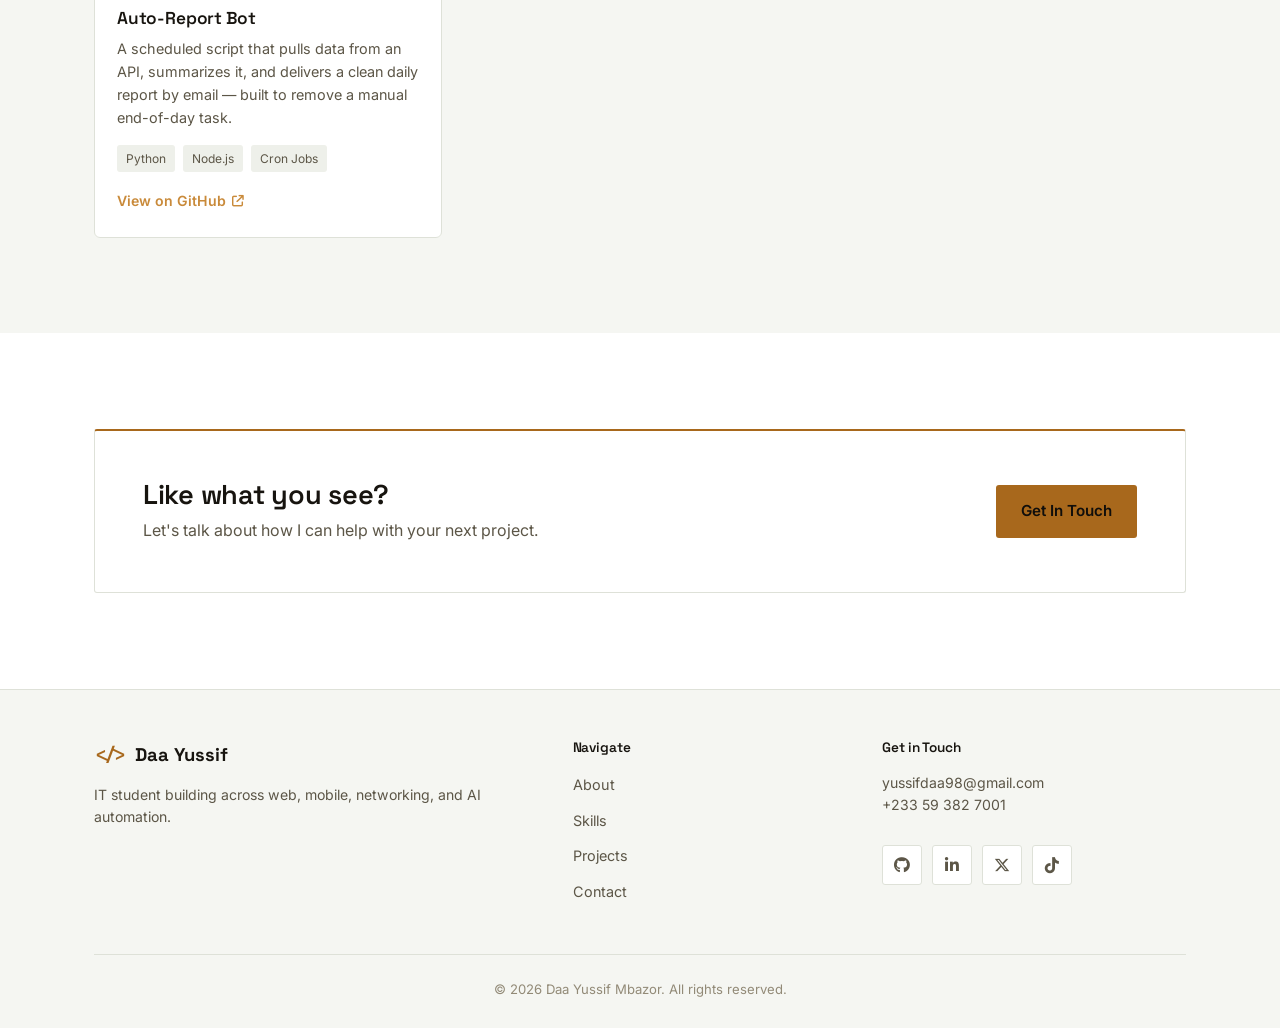
<file: projects.html>
<!DOCTYPE html>
<html lang="en">
<head>
<meta charset="UTF-8" />
<script>(function(){try{if(localStorage.getItem("theme")==="dark"){document.documentElement.setAttribute("data-theme","dark");}}catch(e){}})();</script>
<meta name="viewport" content="width=device-width, initial-scale=1.0" />
<title>Projects — Daa Yussif Mbazor</title>
<meta name="description" content="Real projects across web, mobile, networking and AI automation — including a Ghana land marketplace, a pharmacy inventory app, and a Telegram bot." />
<link rel="icon" href="favicon.ico" sizes="any" />
<link rel="icon" type="image/svg+xml" href="favicon.svg" />
<link rel="apple-touch-icon" href="apple-touch-icon.png" />
<meta property="og:type" content="website" />
<meta property="og:site_name" content="Daa Yussif Mbazor" />
<meta property="og:title" content="Projects — Daa Yussif Mbazor" />
<meta property="og:description" content="Real projects across web, mobile, networking and AI automation — including a Ghana land marketplace, a pharmacy inventory app, and a Telegram bot." />
<meta property="og:image" content="images/og-cover.jpg" />
<meta property="og:image:width" content="1200" />
<meta property="og:image:height" content="630" />
<!-- update og:url and twitter:url once this site is live on a real domain -->
<meta property="og:url" content="https://your-domain.com/projects.html" />
<meta name="twitter:card" content="summary_large_image" />
<meta name="twitter:title" content="Projects — Daa Yussif Mbazor" />
<meta name="twitter:description" content="Real projects across web, mobile, networking and AI automation — including a Ghana land marketplace, a pharmacy inventory app, and a Telegram bot." />
<meta name="twitter:image" content="images/og-cover.jpg" />

<link rel="preconnect" href="https://fonts.googleapis.com">
<link href="https://fonts.googleapis.com/css2?family=Space+Grotesk:wght@500;600;700&family=Inter:wght@400;500;600;700&family=JetBrains+Mono:wght@400;500&display=swap" rel="stylesheet">
<link rel="stylesheet" href="https://cdnjs.cloudflare.com/ajax/libs/font-awesome/6.5.1/css/all.min.css" crossorigin="anonymous" referrerpolicy="no-referrer" />
<link rel="stylesheet" href="css/style.css" />
</head>
<body>

<header class="navbar">
  <div class="nav-inner">
    <a href="index.html" class="logo"><span class="mark">&lt;/&gt;</span> Daa Yussif</a>
    <nav class="nav-links">
      <a href="index.html">Home</a>
      <a href="about.html">About</a>
      <a href="skills.html">Skills</a>
      <a href="projects.html" class="active">Projects</a>
      <a href="contact.html">Contact</a>
    </nav>
    <div class="nav-right">
      <button class="theme-toggle" aria-label="Toggle color theme"><i class="fa-solid fa-moon"></i><i class="fa-solid fa-sun"></i></button>
      <a href="contact.html" class="btn btn-primary">Hire Me</a>
      <button class="nav-toggle" aria-label="Toggle menu"><i class="fa-solid fa-bars"></i></button>
    </div>
  </div>
</header>

<section class="page-hero">
  <div class="container">
    <span class="section-tag">Featured projects</span>
    <h1>Some of My Recent Work</h1>
    <p>A mix of shipped apps and project builds across web, mobile, networking, and AI automation.</p>
  </div>
</section>

<section>
  <div class="container">
    <div class="filter-row">
      <button class="filter-btn active" data-filter="all">All</button>
      <button class="filter-btn" data-filter="web">Web</button>
      <button class="filter-btn" data-filter="mobile">Mobile</button>
      <button class="filter-btn" data-filter="networking">Networking</button>
      <button class="filter-btn" data-filter="ai">AI Automation</button>
    </div>

    <div class="project-grid">

      <div class="project-card" data-category="web">
        <div class="project-thumb"><span class="project-tag">Web</span><img src="images/fylashes.png" alt="Fy Lashes e-commerce shop page" /></div>
        <div class="project-body">
          <h3>Fy Lashes</h3>
          <p>E-commerce storefront for a lash brand, with category filters, search, and a live cart.</p>
          <div class="project-stack"><span>HTML</span><span>CSS</span><span>JavaScript</span></div>
          <a href="https://fy-lashes.pages.dev/shop" target="_blank" rel="noopener" class="project-link">Visit Site <i class="fa-solid fa-arrow-up-right-from-square"></i></a>
        </div>
      </div>

      <div class="project-card" data-category="web">
        <div class="project-thumb"><span class="project-tag">Web</span><img src="images/obkingsland.jpg" alt="O.B Kingsland land marketplace homepage" /></div>
        <div class="project-body">
          <h3>O.B Kingsland</h3>
          <p>A land marketplace for Ghana — browse verified, GPS-surveyed residential and commercial plots by region, land type, and keyword, with an admin panel behind it.</p>
          <div class="project-stack"><span>JavaScript</span><span>Node.js</span></div>
          <a href="https://o-bkingsland.pages.dev/" target="_blank" rel="noopener" class="project-link">Visit Site <i class="fa-solid fa-arrow-up-right-from-square"></i></a>
        </div>
      </div>

      <div class="project-card" data-category="mobile">
        <div class="project-thumb"><span class="project-tag">Mobile</span><img src="images/stockalert.png" alt="StockAlert app sign-in screen" /></div>
        <div class="project-body">
          <h3>StockAlert</h3>
          <p>Community pharmacy inventory tracker — secure sign-in, low-stock alerts, built with Flutter.</p>
          <div class="project-stack"><span>Flutter</span><span>Firebase</span></div>
          <a href="https://stockalert-82e1f.web.app" target="_blank" rel="noopener" class="project-link">Visit App <i class="fa-solid fa-arrow-up-right-from-square"></i></a>
        </div>
      </div>

      <div class="project-card" data-category="mobile">
        <div class="project-thumb"><span class="project-tag">Mobile</span><i class="fa-solid fa-graduation-cap" style="font-size:2rem;"></i></div>
        <div class="project-body">
          <h3>Campus Companion App</h3>
          <p>A Flutter app for students to check class schedules, catch campus announcements, and get reminders before classes — one home screen instead of five group chats.</p>
          <div class="project-stack"><span>Flutter</span><span>Node.js API</span><span>Push Notifications</span></div>
          <a href="https://github.com/Daa-yussif" target="_blank" rel="noopener" class="project-link">View on GitHub <i class="fa-solid fa-arrow-up-right-from-square"></i></a>
        </div>
      </div>

      <div class="project-card" data-category="networking">
        <div class="project-thumb"><span class="project-tag">Networking</span><i class="fa-solid fa-diagram-project" style="font-size:2rem;"></i></div>
        <div class="project-body">
          <h3>Campus Network Simulation</h3>
          <p>Designed and simulated a multi-department campus LAN — VLANs per department, inter-VLAN routing, subnetting, and basic ACLs for access control.</p>
          <div class="project-stack"><span>Cisco Packet Tracer</span><span>Subnetting</span><span>VLANs</span></div>
          <a href="https://github.com/Daa-yussif" target="_blank" rel="noopener" class="project-link">View on GitHub <i class="fa-solid fa-arrow-up-right-from-square"></i></a>
        </div>
      </div>

      <div class="project-card" data-category="ai">
        <div class="project-thumb"><span class="project-tag">AI Automation</span><img src="images/telegrambot.jpeg" alt="Telegram AI bot mascot" /></div>
        <div class="project-body">
          <h3>YussifDev Bot</h3>
          <p>A Telegram bot that handles quick automated replies and everyday tasks right inside a chat — no app to open, just a message.</p>
          <div class="project-stack"><span>Telegram API</span><span>Node.js</span></div>
          <a href="https://t.me/YussifDev_bot" target="_blank" rel="noopener" class="project-link">Try the Bot <i class="fa-solid fa-arrow-up-right-from-square"></i></a>
        </div>
      </div>

      <div class="project-card" data-category="ai">
        <div class="project-thumb"><span class="project-tag">AI Automation</span><i class="fa-solid fa-clock-rotate-left" style="font-size:2rem;"></i></div>
        <div class="project-body">
          <h3>Auto-Report Bot</h3>
          <p>A scheduled script that pulls data from an API, summarizes it, and delivers a clean daily report by email — built to remove a manual end-of-day task.</p>
          <div class="project-stack"><span>Python</span><span>Node.js</span><span>Cron Jobs</span></div>
          <a href="https://github.com/Daa-yussif" target="_blank" rel="noopener" class="project-link">View on GitHub <i class="fa-solid fa-arrow-up-right-from-square"></i></a>
        </div>
      </div>

    </div>
  </div>
</section>

<section style="background:var(--bg-alt);">
  <div class="container">
    <div class="cta-band reveal-on-scroll">
      <div>
        <h2>Like what you see?</h2>
        <p>Let's talk about how I can help with your next project.</p>
      </div>
      <a href="contact.html" class="btn btn-primary">Get In Touch</a>
    </div>
  </div>
</section>

<footer>
  <div class="container">
    <div class="footer-grid">
      <div class="footer-col">
        <div class="logo" style="margin-bottom:14px;"><span class="mark">&lt;/&gt;</span> Daa Yussif</div>
        <p>IT student building across web, mobile, networking, and AI automation.</p>
      </div>
      <div class="footer-col">
        <h4>Navigate</h4>
        <ul>
          <li><a href="about.html">About</a></li>
          <li><a href="skills.html">Skills</a></li>
          <li><a href="projects.html">Projects</a></li>
          <li><a href="contact.html">Contact</a></li>
        </ul>
      </div>
      <div class="footer-col">
        <h4>Get in Touch</h4>
        <p>yussifdaa98@gmail.com<br/>+233 59 382 7001</p>
        <div class="social-row">
          <a href="https://github.com/Daa-yussif" target="_blank" rel="noopener" aria-label="GitHub"><i class="fa-brands fa-github"></i></a>
          <a href="https://www.linkedin.com/in/daa-yussif-mbazor-539350399/" target="_blank" rel="noopener" aria-label="LinkedIn"><i class="fa-brands fa-linkedin-in"></i></a>
          <a href="#" aria-label="Twitter"><i class="fa-brands fa-x-twitter"></i></a>
          <a href="https://www.tiktok.com/@stogic1?_r=1&_t=ZS-99ZZqF0gIhJ" target="_blank" rel="noopener" aria-label="TikTok"><i class="fa-brands fa-tiktok"></i></a>
        </div>
      </div>
    </div>
    <div class="footer-bottom">
      <span>© 2026 Daa Yussif Mbazor. All rights reserved.</span>
    </div>
  </div>
</footer>

<script src="js/main.js"></script>
</body>
</html>
</file>
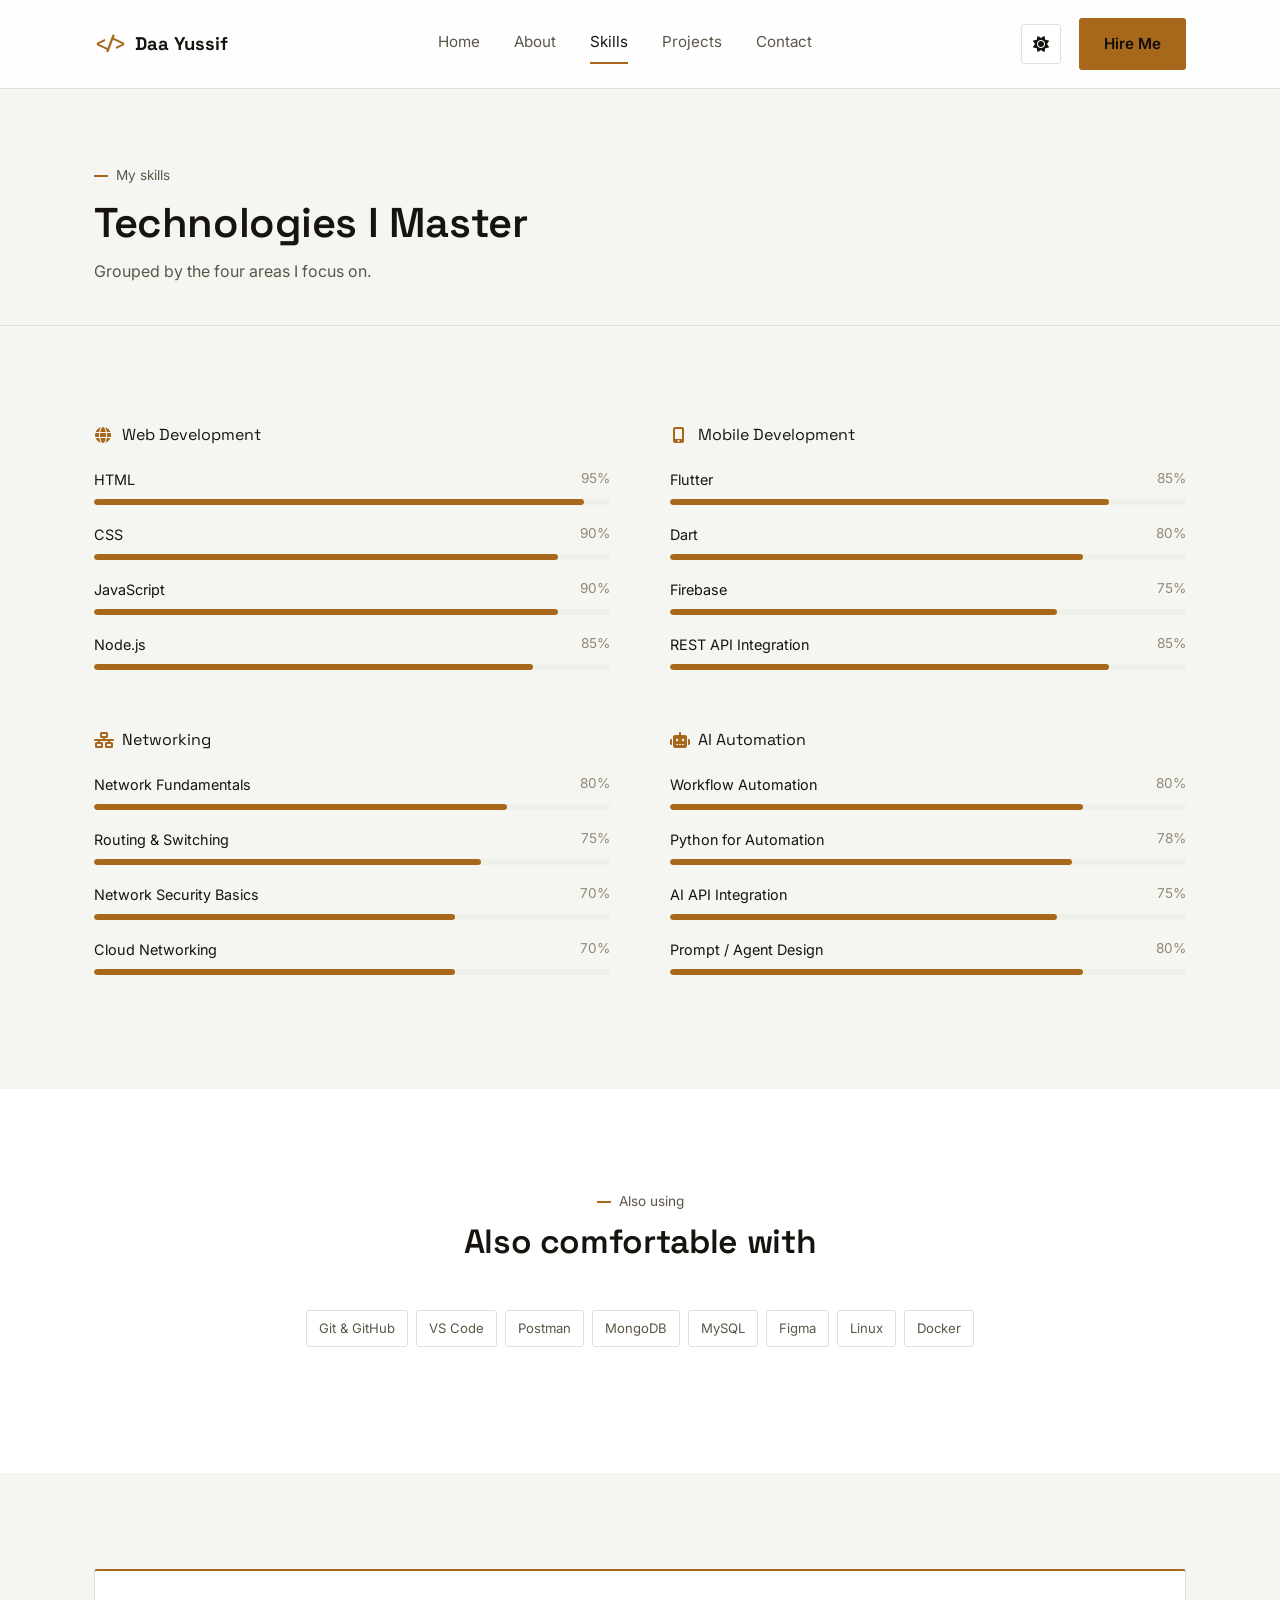
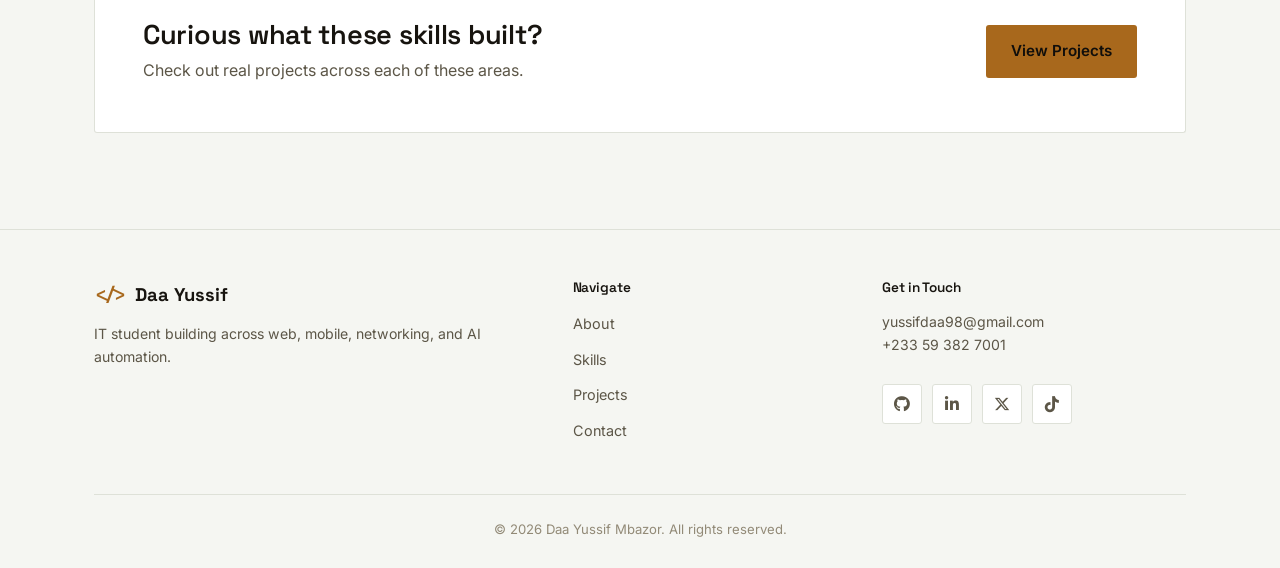
<file: skills.html>
<!DOCTYPE html>
<html lang="en">
<head>
<meta charset="UTF-8" />
<script>(function(){try{if(localStorage.getItem("theme")==="dark"){document.documentElement.setAttribute("data-theme","dark");}}catch(e){}})();</script>
<meta name="viewport" content="width=device-width, initial-scale=1.0" />
<title>Skills — Daa Yussif Mbazor</title>
<meta name="description" content="Technologies I work with across web development, Flutter mobile apps, computer networking, and AI automation." />
<link rel="icon" href="favicon.ico" sizes="any" />
<link rel="icon" type="image/svg+xml" href="favicon.svg" />
<link rel="apple-touch-icon" href="apple-touch-icon.png" />
<meta property="og:type" content="website" />
<meta property="og:site_name" content="Daa Yussif Mbazor" />
<meta property="og:title" content="Skills — Daa Yussif Mbazor" />
<meta property="og:description" content="Technologies I work with across web development, Flutter mobile apps, computer networking, and AI automation." />
<meta property="og:image" content="images/og-cover.jpg" />
<meta property="og:image:width" content="1200" />
<meta property="og:image:height" content="630" />
<!-- update og:url and twitter:url once this site is live on a real domain -->
<meta property="og:url" content="https://your-domain.com/skills.html" />
<meta name="twitter:card" content="summary_large_image" />
<meta name="twitter:title" content="Skills — Daa Yussif Mbazor" />
<meta name="twitter:description" content="Technologies I work with across web development, Flutter mobile apps, computer networking, and AI automation." />
<meta name="twitter:image" content="images/og-cover.jpg" />

<link rel="preconnect" href="https://fonts.googleapis.com">
<link href="https://fonts.googleapis.com/css2?family=Space+Grotesk:wght@500;600;700&family=Inter:wght@400;500;600;700&family=JetBrains+Mono:wght@400;500&display=swap" rel="stylesheet">
<link rel="stylesheet" href="https://cdnjs.cloudflare.com/ajax/libs/font-awesome/6.5.1/css/all.min.css" crossorigin="anonymous" referrerpolicy="no-referrer" />
<link rel="stylesheet" href="css/style.css" />
</head>
<body>

<header class="navbar">
  <div class="nav-inner">
    <a href="index.html" class="logo"><span class="mark">&lt;/&gt;</span> Daa Yussif</a>
    <nav class="nav-links">
      <a href="index.html">Home</a>
      <a href="about.html">About</a>
      <a href="skills.html" class="active">Skills</a>
      <a href="projects.html">Projects</a>
      <a href="contact.html">Contact</a>
    </nav>
    <div class="nav-right">
      <button class="theme-toggle" aria-label="Toggle color theme"><i class="fa-solid fa-moon"></i><i class="fa-solid fa-sun"></i></button>
      <a href="contact.html" class="btn btn-primary">Hire Me</a>
      <button class="nav-toggle" aria-label="Toggle menu"><i class="fa-solid fa-bars"></i></button>
    </div>
  </div>
</header>

<section class="page-hero">
  <div class="container">
    <span class="section-tag">My skills</span>
    <h1>Technologies I Master</h1>
    <p>Grouped by the four areas I focus on.</p>
  </div>
</section>

<section>
  <div class="container">
    <div class="skills-columns">

      <div>
        <div class="skill-cat-title"><i class="fa-solid fa-globe"></i> Web Development</div>
        <div class="skill-row">
          <div class="skill-row-top"><span>HTML</span><span class="pct">95%</span></div>
          <div class="bar-track"><div class="bar-fill" data-value="95"></div></div>
        </div>
        <div class="skill-row">
          <div class="skill-row-top"><span>CSS</span><span class="pct">90%</span></div>
          <div class="bar-track"><div class="bar-fill" data-value="90"></div></div>
        </div>
        <div class="skill-row">
          <div class="skill-row-top"><span>JavaScript</span><span class="pct">90%</span></div>
          <div class="bar-track"><div class="bar-fill" data-value="90"></div></div>
        </div>
        <div class="skill-row">
          <div class="skill-row-top"><span>Node.js</span><span class="pct">85%</span></div>
          <div class="bar-track"><div class="bar-fill" data-value="85"></div></div>
        </div>
      </div>

      <div>
        <div class="skill-cat-title"><i class="fa-solid fa-mobile-screen-button"></i> Mobile Development</div>
        <div class="skill-row">
          <div class="skill-row-top"><span>Flutter</span><span class="pct">85%</span></div>
          <div class="bar-track"><div class="bar-fill" data-value="85"></div></div>
        </div>
        <div class="skill-row">
          <div class="skill-row-top"><span>Dart</span><span class="pct">80%</span></div>
          <div class="bar-track"><div class="bar-fill" data-value="80"></div></div>
        </div>
        <div class="skill-row">
          <div class="skill-row-top"><span>Firebase</span><span class="pct">75%</span></div>
          <div class="bar-track"><div class="bar-fill" data-value="75"></div></div>
        </div>
        <div class="skill-row">
          <div class="skill-row-top"><span>REST API Integration</span><span class="pct">85%</span></div>
          <div class="bar-track"><div class="bar-fill" data-value="85"></div></div>
        </div>
      </div>

      <div>
        <div class="skill-cat-title"><i class="fa-solid fa-network-wired"></i> Networking</div>
        <div class="skill-row">
          <div class="skill-row-top"><span>Network Fundamentals</span><span class="pct">80%</span></div>
          <div class="bar-track"><div class="bar-fill" data-value="80"></div></div>
        </div>
        <div class="skill-row">
          <div class="skill-row-top"><span>Routing &amp; Switching</span><span class="pct">75%</span></div>
          <div class="bar-track"><div class="bar-fill" data-value="75"></div></div>
        </div>
        <div class="skill-row">
          <div class="skill-row-top"><span>Network Security Basics</span><span class="pct">70%</span></div>
          <div class="bar-track"><div class="bar-fill" data-value="70"></div></div>
        </div>
        <div class="skill-row">
          <div class="skill-row-top"><span>Cloud Networking</span><span class="pct">70%</span></div>
          <div class="bar-track"><div class="bar-fill" data-value="70"></div></div>
        </div>
      </div>

      <div>
        <div class="skill-cat-title"><i class="fa-solid fa-robot"></i> AI Automation</div>
        <div class="skill-row">
          <div class="skill-row-top"><span>Workflow Automation</span><span class="pct">80%</span></div>
          <div class="bar-track"><div class="bar-fill" data-value="80"></div></div>
        </div>
        <div class="skill-row">
          <div class="skill-row-top"><span>Python for Automation</span><span class="pct">78%</span></div>
          <div class="bar-track"><div class="bar-fill" data-value="78"></div></div>
        </div>
        <div class="skill-row">
          <div class="skill-row-top"><span>AI API Integration</span><span class="pct">75%</span></div>
          <div class="bar-track"><div class="bar-fill" data-value="75"></div></div>
        </div>
        <div class="skill-row">
          <div class="skill-row-top"><span>Prompt / Agent Design</span><span class="pct">80%</span></div>
          <div class="bar-track"><div class="bar-fill" data-value="80"></div></div>
        </div>
      </div>

    </div>
  </div>
</section>

<section style="background:var(--bg-alt);">
  <div class="container">
    <div class="section-head center reveal-on-scroll" style="margin-left:auto;margin-right:auto;">
      <span class="section-tag">Also using</span>
      <h2>Also comfortable with</h2>
    </div>
    <div class="interest-tags reveal-on-scroll" style="justify-content:center;">
      <span>Git &amp; GitHub</span>
      <span>VS Code</span>
      <span>Postman</span>
      <span>MongoDB</span>
      <span>MySQL</span>
      <span>Figma</span>
      <span>Linux</span>
      <span>Docker</span>
    </div>
  </div>
</section>

<section>
  <div class="container">
    <div class="cta-band reveal-on-scroll">
      <div>
        <h2>Curious what these skills built?</h2>
        <p>Check out real projects across each of these areas.</p>
      </div>
      <a href="projects.html" class="btn btn-primary">View Projects</a>
    </div>
  </div>
</section>

<footer>
  <div class="container">
    <div class="footer-grid">
      <div class="footer-col">
        <div class="logo" style="margin-bottom:14px;"><span class="mark">&lt;/&gt;</span> Daa Yussif</div>
        <p>IT student building across web, mobile, networking, and AI automation.</p>
      </div>
      <div class="footer-col">
        <h4>Navigate</h4>
        <ul>
          <li><a href="about.html">About</a></li>
          <li><a href="skills.html">Skills</a></li>
          <li><a href="projects.html">Projects</a></li>
          <li><a href="contact.html">Contact</a></li>
        </ul>
      </div>
      <div class="footer-col">
        <h4>Get in Touch</h4>
        <p>yussifdaa98@gmail.com<br/>+233 59 382 7001</p>
        <div class="social-row">
          <a href="https://github.com/Daa-yussif" target="_blank" rel="noopener" aria-label="GitHub"><i class="fa-brands fa-github"></i></a>
          <a href="https://www.linkedin.com/in/daa-yussif-mbazor-539350399/" target="_blank" rel="noopener" aria-label="LinkedIn"><i class="fa-brands fa-linkedin-in"></i></a>
          <a href="#" aria-label="Twitter"><i class="fa-brands fa-x-twitter"></i></a>
          <a href="https://www.tiktok.com/@stogic1?_r=1&_t=ZS-99ZZqF0gIhJ" target="_blank" rel="noopener" aria-label="TikTok"><i class="fa-brands fa-tiktok"></i></a>
        </div>
      </div>
    </div>
    <div class="footer-bottom">
      <span>© 2026 Daa Yussif Mbazor. All rights reserved.</span>
    </div>
  </div>
</footer>

<script src="js/main.js"></script>
</body>
</html>
</file>
<file: css/style.css>
/* ============================================
   Daa Yussif Mbazor — Portfolio
   Design tokens — "circuit" palette:
   warm charcoal base, brass/amber primary accent,
   deep teal secondary. No gradients, sharp geometry.
   ============================================ */
:root {
  --bg: #f5f6f2;
  --bg-alt: #ffffff;
  --surface: #ffffff;
  --surface-2: #eef0ea;
  --border: #dee1d8;
  --text: #17140f;
  --text-muted: #5c5647;
  --text-faint: #928a77;
  --nav-bg: rgba(255, 255, 255, 0.9);

  --brass: #a8681c;
  --brass-deep: #8a5416;
  --brass-soft: #c98a3a;
  --teal: #3f7a6c;
  --teal-soft: #2f5c51;

  --font-head: "Space Grotesk", sans-serif;
  --font-body: "Inter", sans-serif;
  --font-mono: "JetBrains Mono", monospace;

  --radius-sm: 3px;
  --radius-md: 6px;
  --radius-lg: 10px;

  --container: 1140px;
}

html[data-theme="dark"] {
  --bg: #100e0b;
  --bg-alt: #15130f;
  --surface: #1c1915;
  --surface-2: #26221b;
  --border: #353026;
  --text: #f2eee5;
  --text-muted: #a89d8b;
  --text-faint: #6f6555;
  --nav-bg: rgba(16, 14, 11, 0.9);
  --brass: #c8862c;
  --brass-deep: #a86e1f;
  --brass-soft: #e2ac5b;
  --teal-soft: #6fa89a;
}

* { box-sizing: border-box; margin: 0; padding: 0; }

html { scroll-behavior: smooth; }

body,
.navbar,
.surface,
.project-card,
.stat-cell,
.stat-icon,
.form-card,
.dev-card,
.dev-card .avatar-block,
.code-float,
.interest-tags span,
.project-stack span,
.tech-icons span,
.contact-info-row .ic,
.social-row a,
.bar-track,
.field input,
.field textarea,
footer,
.cta-band,
.project-thumb,
.nav-links,
.filter-btn,
.btn-outline,
.theme-toggle,
.nav-toggle {
  transition: background-color 0.25s ease, border-color 0.25s ease, color 0.25s ease;
}

body {
  background: var(--bg);
  color: var(--text);
  font-family: var(--font-body);
  line-height: 1.6;
  -webkit-font-smoothing: antialiased;
  -webkit-tap-highlight-color: transparent;
  overflow-x: hidden;
}

img { max-width: 100%; display: block; }

a { color: inherit; text-decoration: none; }

ul { list-style: none; }

h1, h2, h3, h4 {
  font-family: var(--font-head);
  line-height: 1.15;
  letter-spacing: -0.01em;
  font-weight: 600;
}

.container {
  width: 100%;
  max-width: var(--container);
  margin: 0 auto;
  padding: 0 24px;
}

section { padding: 96px 0; position: relative; }

@media (max-width: 720px) {
  section { padding: 64px 0; }
  .cta-band { padding: 40px 30px; }
}

@media (max-width: 460px) {
  section { padding: 44px 0; }
}

/* Focus visibility */
a:focus-visible,
button:focus-visible,
input:focus-visible,
textarea:focus-visible {
  outline: 2px solid var(--brass-soft);
  outline-offset: 3px;
}

@media (prefers-reduced-motion: reduce) {
  * { animation: none !important; transition: none !important; }
}

/* ============================================
   Buttons — solid fills, no gradient wash
   ============================================ */
.btn {
  display: inline-flex;
  align-items: center;
  gap: 8px;
  padding: 13px 24px;
  border-radius: var(--radius-sm);
  font-family: var(--font-body);
  font-weight: 600;
  font-size: 0.95rem;
  border: 1px solid transparent;
  cursor: pointer;
  transition: background-color 0.15s ease, border-color 0.15s ease, color 0.15s ease;
  white-space: nowrap;
  touch-action: manipulation;
}

.btn-primary {
  background: var(--brass);
  color: #100e0b;
}
.btn-primary:hover { background: var(--brass-soft); }

.btn-outline {
  background: transparent;
  border-color: var(--border);
  color: var(--text);
}
.btn-outline:hover { border-color: var(--brass); color: var(--brass-soft); }

.btn-block { width: 100%; justify-content: center; }

/* ============================================
   Navbar
   ============================================ */
.navbar {
  position: sticky;
  top: 0;
  z-index: 100;
  background: var(--nav-bg);
  -webkit-backdrop-filter: blur(10px);
  backdrop-filter: blur(10px);
  border-bottom: 1px solid var(--border);
  -webkit-transform: translateZ(0);
  transform: translateZ(0);
}

.nav-inner {
  display: flex;
  align-items: center;
  justify-content: space-between;
  padding: 18px 24px;
  max-width: var(--container);
  margin: 0 auto;
}

.logo {
  display: flex;
  align-items: center;
  gap: 8px;
  font-family: var(--font-head);
  font-weight: 700;
  font-size: 1.15rem;
}
.logo span.mark {
  color: var(--brass);
  font-family: var(--font-mono);
}

.nav-links {
  display: flex;
  gap: 34px;
  align-items: center;
}

.nav-links a {
  font-size: 0.95rem;
  color: var(--text-muted);
  position: relative;
  padding-bottom: 4px;
  transition: color 0.15s ease;
}
.nav-links a:hover { color: var(--text); }
.nav-links a.active { color: var(--text); }
.nav-links a.active::after {
  content: "";
  position: absolute;
  left: 0; right: 0; bottom: -6px;
  height: 2px;
  background: var(--brass);
}

.nav-right { display: flex; align-items: center; gap: 18px; }

.theme-toggle {
  width: 40px; height: 40px;
  border-radius: var(--radius-sm);
  border: 1px solid var(--border);
  background: var(--surface);
  color: var(--text);
  cursor: pointer;
  display: flex;
  align-items: center;
  justify-content: center;
  font-size: 1rem;
  touch-action: manipulation;
  flex-shrink: 0;
}
.theme-toggle:hover { border-color: var(--brass); color: var(--brass-soft); }
.theme-toggle .fa-moon { display: none; }
html[data-theme="dark"] .theme-toggle .fa-sun { display: none; }
html[data-theme="dark"] .theme-toggle .fa-moon { display: block; }

.nav-toggle {
  display: none;
  background: none;
  border: 1px solid var(--border);
  border-radius: var(--radius-sm);
  color: var(--text);
  width: 40px; height: 40px;
  cursor: pointer;
  font-size: 1.1rem;
}

@media (max-width: 860px) {
  .nav-links { 
    position: absolute;
    top: 100%; left: 0; right: 0;
    flex-direction: column;
    background: var(--bg-alt);
    border-bottom: 1px solid var(--border);
    padding: 10px 24px 20px;
    gap: 4px;
    display: none;
    max-height: calc(100vh - 100%);
    overflow-y: auto;
  }
  .nav-links.open { display: flex; }
  .nav-links { -webkit-overflow-scrolling: touch; }
  .nav-links a {
    display: block;
    padding: 12px 4px;
    font-size: 1rem;
    border-bottom: 1px solid var(--border);
  }
  .nav-links a:last-child { border-bottom: none; }
  .nav-links a.active::after { display: none; }
  .nav-links a.active { color: var(--brass-soft); }
  .nav-toggle { display: flex; align-items: center; justify-content: center; }
}

@media (max-width: 460px) {
  .nav-inner { padding: 14px 16px; gap: 10px; }
  .container { padding: 0 16px; }
  .logo { font-size: 1rem; gap: 6px; }
  .nav-right { gap: 6px; }
  .nav-right .btn-primary {
    padding: 9px 12px;
    font-size: 0.8rem;
  }
  .theme-toggle { width: 34px; height: 34px; font-size: 0.9rem; }
  .nav-toggle { width: 34px; height: 34px; flex-shrink: 0; }
}

/* ============================================
   Hero
   ============================================ */
.hero {
  padding: 76px 0 90px;
  position: relative;
  overflow: hidden;
}

/* subtle breadboard/perfboard dot grid instead of a blurred gradient blob */
.hero::before {
  content: "";
  position: absolute;
  inset: 0;
  background-image: radial-gradient(var(--border) 1px, transparent 1px);
  background-size: 28px 28px;
  mask-image: radial-gradient(ellipse 60% 55% at 78% 25%, black 0%, transparent 75%);
  -webkit-mask-image: radial-gradient(ellipse 60% 55% at 78% 25%, black 0%, transparent 75%);
  opacity: 0.7;
  pointer-events: none;
}

.hero-grid {
  display: grid;
  grid-template-columns: 1.1fr 0.9fr;
  gap: 56px;
  align-items: center;
}

@media (max-width: 900px) {
  .hero-grid { grid-template-columns: 1fr; }
}

.eyebrow {
  display: inline-flex;
  align-items: center;
  gap: 8px;
  font-size: 0.9rem;
  color: var(--text-muted);
  margin-bottom: 18px;
}
.eyebrow .dot {
  width: 7px; height: 7px; border-radius: 50%;
  background: var(--teal-soft);
}

.hero h1 {
  font-size: clamp(2.1rem, 4.4vw, 3.2rem);
  margin-bottom: 18px;
  max-width: 620px;
  color: var(--text);
}

.hero p.role {
  color: var(--brass-soft);
  font-weight: 600;
  font-size: 1rem;
  margin-bottom: 20px;
  max-width: 560px;
}

.hero p.lede {
  color: var(--text-muted);
  max-width: 520px;
  margin-bottom: 34px;
  font-size: 1.02rem;
}

.hero-actions {
  display: flex;
  gap: 14px;
  margin-bottom: 46px;
  flex-wrap: wrap;
}

.tech-strip-label {
  font-size: 0.85rem;
  color: var(--text-faint);
  margin-bottom: 14px;
}

.tech-icons {
  display: flex;
  gap: 12px;
  flex-wrap: wrap;
}
.tech-icons span {
  width: 42px; height: 42px;
  border-radius: var(--radius-sm);
  background: var(--surface);
  border: 1px solid var(--border);
  display: flex; align-items: center; justify-content: center;
  font-size: 0.95rem;
  color: var(--text-muted);
}

/* hero visual */
.hero-visual {
  position: relative;
  display: flex;
  justify-content: center;
  align-items: center;
  min-height: 380px;
}

.orb {
  position: absolute;
  top: 50%;
  left: 50%;
  transform: translate(-50%, -50%);
  width: 300px; height: 300px;
  border-radius: 50%;
  border: 1px solid var(--border);
  background: transparent;
}
.orb::before {
  content: "";
  position: absolute;
  inset: 24px;
  border-radius: 50%;
  border: 1px dashed var(--border);
}

.dev-card {
  position: relative;
  width: 280px;
  background: var(--surface);
  border: 1px solid var(--border);
  border-radius: var(--radius-md);
  padding: 28px 26px;
  z-index: 2;
}

.dev-card .avatar-block {
  width: 100%;
  aspect-ratio: 1 / 1;
  border-radius: var(--radius-sm);
  background: var(--surface-2);
  border: 1px solid var(--border);
  display: flex;
  align-items: center;
  justify-content: center;
  font-family: var(--font-head);
  font-size: 3.4rem;
  font-weight: 700;
  color: var(--brass-soft);
  margin-bottom: 16px;
  overflow: hidden;
}
.dev-card .avatar-block img {
  width: 100%;
  height: 100%;
  object-fit: cover;
  object-position: top center;
}

.dev-card .name { font-family: var(--font-head); font-weight: 600; font-size: 1.05rem; }
.dev-card .loc { color: var(--text-muted); font-size: 0.85rem; margin-top: 4px; }

.code-float {
  position: absolute;
  bottom: -34px; left: -46px;
  width: 240px;
  background: var(--bg-alt);
  border: 1px solid var(--border);
  border-radius: var(--radius-md);
  padding: 16px 18px;
  font-family: var(--font-mono);
  font-size: 0.72rem;
  color: var(--text-muted);
  z-index: 3;
}
.code-float .dots { display: flex; gap: 6px; margin-bottom: 10px; }
.code-float .dots span { width: 8px; height: 8px; border-radius: 50%; background: var(--border); }
.code-float .kw { color: var(--teal-soft); }
.code-float .str { color: var(--brass-soft); }

@media (max-width: 900px) {
  .code-float { position: static; margin-top: 24px; width: 100%; }
  .hero-visual { flex-direction: column; min-height: auto; padding-bottom: 8px; }
}

@media (max-width: 480px) {
  .orb { width: 200px; height: 200px; }
  .dev-card { width: 100%; max-width: 260px; padding: 22px 20px; }
  .hero { padding: 40px 0 48px; }
  .hero-actions { flex-direction: column; }
  .hero-actions .btn { width: 100%; justify-content: center; }
  .stat-grid { grid-template-columns: 1fr; }
  .cta-band { padding: 32px 22px; text-align: center; justify-content: center; }
  .cta-band > div:first-child { width: 100%; }
  .cta-band > div:last-child { width: 100%; }
  .cta-band .btn { width: 100%; justify-content: center; }
  .footer-bottom { flex-direction: column; text-align: center; }
  .form-card { padding: 22px 18px; }
}

/* ============================================
   Section headers — small trace marker instead
   of a pill/caps eyebrow badge
   ============================================ */
.section-head {
  max-width: 620px;
  margin-bottom: 48px;
}
.section-head.center { margin-left: auto; margin-right: auto; text-align: center; }
.section-head h2 { font-size: clamp(1.6rem, 3vw, 2.1rem); }
.section-head p { color: var(--text-muted); margin-top: 12px; }

.section-tag {
  display: inline-flex;
  align-items: center;
  gap: 8px;
  font-size: 0.85rem;
  color: var(--text-muted);
  margin-bottom: 10px;
}
.section-tag::before {
  content: "";
  width: 14px;
  height: 2px;
  background: var(--brass);
  display: inline-block;
}
.section-head.center .section-tag { justify-content: center; }

/* ============================================
   About / stats
   ============================================ */
.about-grid {
  display: grid;
  grid-template-columns: 1fr 1fr;
  gap: 60px;
  align-items: start;
}
@media (max-width: 860px) { .about-grid { grid-template-columns: 1fr; gap: 36px; } }

.about-copy p { color: var(--text-muted); margin: 16px 0 28px; }

.interest-tags {
  display: flex;
  flex-wrap: wrap;
  gap: 8px;
  margin-bottom: 30px;
}
.interest-tags span {
  padding: 7px 12px;
  border-radius: var(--radius-sm);
  background: var(--surface);
  border: 1px solid var(--border);
  font-size: 0.82rem;
  color: var(--text-muted);
}

.stat-grid {
  display: grid;
  grid-template-columns: 1fr 1fr;
  gap: 1px;
  background: var(--border);
  border: 1px solid var(--border);
  border-radius: var(--radius-md);
  overflow: hidden;
}
.stat-cell {
  background: var(--surface);
  padding: 28px 26px;
  display: flex;
  gap: 16px;
  align-items: flex-start;
}
@media (max-width: 480px) {
  .stat-cell { padding: 20px 18px; gap: 12px; }
  .stat-icon { width: 36px; height: 36px; }
  .stat-cell .num { font-size: 1.25rem; }
}
.stat-icon {
  width: 42px; height: 42px;
  border-radius: var(--radius-sm);
  background: var(--surface-2);
  border: 1px solid var(--border);
  display: flex; align-items: center; justify-content: center;
  color: var(--brass);
  font-size: 1.05rem;
  flex-shrink: 0;
}
.stat-cell .num { font-family: var(--font-head); font-size: 1.5rem; font-weight: 700; }
.stat-cell .label { color: var(--text-muted); font-size: 0.85rem; margin-top: 2px; }

/* ============================================
   Skills
   ============================================ */
.skills-columns {
  display: grid;
  grid-template-columns: repeat(2, 1fr);
  gap: 40px 60px;
}
@media (max-width: 720px) { .skills-columns { grid-template-columns: 1fr; } }
@media (max-width: 480px) { .skills-columns { gap: 28px; } }

.skill-cat-title {
  font-family: var(--font-head);
  font-size: 1rem;
  color: var(--text);
  margin-bottom: 20px;
  display: flex;
  align-items: center;
  gap: 10px;
}

.skill-row { margin-bottom: 18px; }
.skill-row-top {
  display: flex;
  justify-content: space-between;
  font-size: 0.9rem;
  margin-bottom: 8px;
}
.skill-row-top .pct { color: var(--text-faint); font-size: 0.85rem; }

.bar-track {
  height: 6px;
  border-radius: 100px;
  background: var(--surface-2);
  overflow: hidden;
}
.bar-fill {
  height: 100%;
  border-radius: 100px;
  background: var(--brass);
  width: 0%;
  transition: width 1.1s cubic-bezier(.22,.9,.35,1);
}

/* ============================================
   Projects
   ============================================ */
.filter-row {
  display: flex;
  gap: 8px;
  flex-wrap: wrap;
  margin-bottom: 40px;
}
.filter-btn {
  padding: 9px 16px;
  border-radius: var(--radius-sm);
  border: 1px solid var(--border);
  background: var(--surface);
  color: var(--text-muted);
  font-size: 0.88rem;
  cursor: pointer;
  transition: all 0.15s ease;
  font-family: var(--font-body);
}
@media (max-width: 480px) {
  .filter-row { gap: 8px; }
  .filter-btn { padding: 7px 12px; font-size: 0.82rem; }
}
.filter-btn:hover { border-color: var(--brass); color: var(--text); }
.filter-btn.active {
  background: var(--brass);
  color: #100e0b;
  border-color: var(--brass);
}

.project-grid {
  display: grid;
  grid-template-columns: repeat(3, 1fr);
  gap: 24px;
}
@media (max-width: 980px) { .project-grid { grid-template-columns: repeat(2, 1fr); } }
@media (max-width: 640px) { .project-grid { grid-template-columns: 1fr; } }

.project-card {
  background: var(--surface);
  border: 1px solid var(--border);
  border-radius: var(--radius-md);
  overflow: hidden;
  transition: transform 0.2s ease, border-color 0.2s ease;
  display: flex;
  flex-direction: column;
}
.project-card:hover { transform: translateY(-3px); border-color: var(--brass-deep); }

.project-thumb {
  height: 170px;
  background: var(--surface-2);
  position: relative;
  display: flex;
  align-items: center;
  justify-content: center;
  color: var(--text-faint);
  font-size: 0.8rem;
}
.project-thumb i { color: var(--brass-soft); opacity: 0.75; }
.project-tag {
  position: absolute;
  top: 12px; left: 12px;
  background: rgba(16,14,11,0.8);
  border: 1px solid var(--border);
  color: var(--brass-soft);
  font-size: 0.72rem;
  padding: 4px 10px;
  border-radius: var(--radius-sm);
  z-index: 2;
}

.project-thumb img {
  width: 100%;
  height: 100%;
  object-fit: cover;
  object-position: top;
}

.project-body { padding: 22px 22px 24px; flex: 1; display: flex; flex-direction: column; }
.project-body h3 { font-size: 1.08rem; margin-bottom: 8px; }
.project-body p { color: var(--text-muted); font-size: 0.9rem; margin-bottom: 16px; flex: 1; }

.project-stack {
  display: flex;
  gap: 8px;
  flex-wrap: wrap;
  margin-bottom: 18px;
}
.project-stack span {
  font-size: 0.75rem;
  padding: 4px 9px;
  border-radius: var(--radius-sm);
  background: var(--surface-2);
  color: var(--text-muted);
}

.project-link {
  color: var(--brass-soft);
  font-size: 0.88rem;
  font-weight: 600;
  display: inline-flex;
  align-items: center;
  gap: 6px;
}
.project-link i { font-size: 0.72rem; }

/* ============================================
   Contact / CTA
   ============================================ */
.contact-grid {
  display: grid;
  grid-template-columns: 1fr 1fr;
  gap: 56px;
}
@media (max-width: 860px) { .contact-grid { grid-template-columns: 1fr; } }

.contact-info-list { margin-top: 30px; display: flex; flex-direction: column; gap: 18px; }
.contact-info-row { display: flex; gap: 14px; align-items: center; }
.contact-info-row .ic {
  width: 42px; height: 42px; border-radius: var(--radius-sm);
  background: var(--surface); border: 1px solid var(--border);
  display: flex; align-items: center; justify-content: center;
  color: var(--brass); flex-shrink: 0;
}
.contact-info-row .label { font-size: 0.78rem; color: var(--text-faint); }
.contact-info-row .value { font-size: 0.95rem; }

.social-row { display: flex; gap: 10px; margin-top: 28px; }
.social-row a {
  width: 40px; height: 40px; border-radius: var(--radius-sm);
  background: var(--surface); border: 1px solid var(--border);
  display: flex; align-items: center; justify-content: center;
  transition: border-color 0.15s ease, color 0.15s ease;
  color: var(--text-muted);
  font-size: 1rem;
}
.social-row a:hover { border-color: var(--brass); color: var(--brass-soft); }

.stat-icon i, .contact-info-row .ic i { font-size: 1.05rem; }
.tech-icons span i { font-size: 1.15rem; }
.skill-cat-title i { color: var(--brass); width: 18px; text-align: center; }
.nav-toggle i { font-size: 1rem; }

.form-card {
  background: var(--surface);
  border: 1px solid var(--border);
  border-radius: var(--radius-lg);
  padding: 32px;
}
.field { margin-bottom: 18px; }
.field label { display: block; font-size: 0.85rem; margin-bottom: 8px; color: var(--text-muted); }
.field input, .field textarea, .field select {
  width: 100%;
  background: var(--bg-alt);
  border: 1px solid var(--border);
  border-radius: var(--radius-sm);
  padding: 12px 14px;
  color: var(--text);
  font-family: var(--font-body);
  font-size: 0.92rem;
}
.field textarea { resize: vertical; min-height: 120px; }
.form-note { font-size: 0.8rem; color: var(--text-faint); margin-top: 14px; text-align: center; }

/* ============================================
   CTA band — differentiated from cards with a
   top accent rule instead of matching the SaaS-
   card treatment everywhere
   ============================================ */
.cta-band {
  background: var(--surface);
  border: 1px solid var(--border);
  border-top: 2px solid var(--brass);
  border-radius: var(--radius-sm);
  padding: 48px;
  display: flex;
  justify-content: space-between;
  align-items: center;
  gap: 30px;
  flex-wrap: wrap;
}
.cta-band h2 { font-size: 1.7rem; margin-bottom: 8px; }
.cta-band p { color: var(--text-muted); }

/* ============================================
   Footer
   ============================================ */
footer {
  border-top: 1px solid var(--border);
  padding: 50px 0 28px;
}
.footer-grid {
  display: grid;
  grid-template-columns: 1.3fr 0.8fr 0.9fr;
  gap: 40px;
  margin-bottom: 40px;
}
@media (max-width: 720px) { .footer-grid { grid-template-columns: 1fr; gap: 30px; } }

.footer-col h4 { font-size: 0.85rem; margin-bottom: 16px; color: var(--text); }
.footer-col p { color: var(--text-muted); font-size: 0.88rem; }
.footer-col ul li { margin-bottom: 10px; }
.footer-col ul li a { color: var(--text-muted); font-size: 0.9rem; }
.footer-col ul li a:hover { color: var(--brass-soft); }

.footer-bottom {
  border-top: 1px solid var(--border);
  padding-top: 24px;
  display: flex;
  justify-content: center;
  color: var(--text-faint);
  font-size: 0.82rem;
  flex-wrap: wrap;
  gap: 10px;
}

/* ============================================
   Quick facts sidebar card (About page)
   ============================================ */
.facts-card {
  background: var(--surface);
  border: 1px solid var(--border);
  border-radius: var(--radius-md);
  padding: 28px;
  position: sticky;
  top: 96px;
}
.facts-card h3 {
  font-size: 0.95rem;
  margin-bottom: 20px;
  display: flex;
  align-items: center;
  gap: 8px;
}
.facts-card h3::before {
  content: "";
  width: 14px;
  height: 2px;
  background: var(--brass);
  display: inline-block;
}
.fact-row {
  display: flex;
  gap: 14px;
  align-items: flex-start;
  padding: 14px 0;
  border-bottom: 1px solid var(--border);
}
.fact-row:last-of-type { border-bottom: none; }
.fact-row .ic {
  width: 36px; height: 36px;
  border-radius: var(--radius-sm);
  background: var(--surface-2);
  border: 1px solid var(--border);
  color: var(--brass);
  display: flex; align-items: center; justify-content: center;
  flex-shrink: 0;
  font-size: 0.9rem;
}
.fact-row .fact-label { font-size: 0.75rem; color: var(--text-faint); }
.fact-row .fact-value { font-size: 0.92rem; color: var(--text); margin-top: 2px; }
.facts-card .btn { margin-top: 20px; }
@media (max-width: 860px) {
  .facts-card { position: static; }
}

/* ============================================
   Journey timeline (About page)
   ============================================ */
.timeline-item {
  display: flex;
  gap: 20px;
}
.timeline-marker {
  display: flex;
  flex-direction: column;
  align-items: center;
  width: 34px;
  flex-shrink: 0;
}
.timeline-dot {
  width: 34px; height: 34px;
  border-radius: 50%;
  background: var(--surface);
  border: 1px solid var(--border);
  color: var(--brass);
  display: flex; align-items: center; justify-content: center;
  font-size: 0.85rem;
  flex-shrink: 0;
  transform: scale(0.6);
  opacity: 0.5;
  transition: transform 0.5s cubic-bezier(.34,1.56,.64,1), opacity 0.4s ease, background-color 0.2s ease, border-color 0.2s ease, color 0.2s ease;
}
.timeline-item.is-visible .timeline-dot { transform: scale(1); opacity: 1; }
.timeline-item.is-current .timeline-dot {
  background: var(--brass);
  color: #100e0b;
  border-color: var(--brass);
}
.timeline-line {
  flex: 1;
  width: 2px;
  background: var(--border);
  margin: 6px 0;
  min-height: 24px;
  transform: scaleY(0);
  transform-origin: top;
  transition: transform 0.8s cubic-bezier(.22,.9,.3,1);
}
.timeline-item.is-visible .timeline-line { transform: scaleY(1); }
.timeline-item:last-child .timeline-line { display: none; }
.timeline-content {
  padding-bottom: 36px;
  padding-top: 4px;
  opacity: 0;
  transform: translateX(-14px);
  transition: opacity 0.6s ease, transform 0.6s ease;
}
.timeline-item.is-visible .timeline-content { opacity: 1; transform: translateX(0); }
.timeline-item:last-child .timeline-content { padding-bottom: 0; }
.timeline-content h4 {
  font-family: var(--font-head);
  font-size: 1.02rem;
  margin-bottom: 6px;
  display: flex;
  align-items: center;
  gap: 10px;
  flex-wrap: wrap;
}
.timeline-tag {
  font-size: 0.68rem;
  padding: 2px 9px;
  border-radius: 100px;
  background: var(--brass);
  color: #100e0b;
  font-weight: 700;
}
.timeline-content p {
  color: var(--text-muted);
  font-size: 0.9rem;
  max-width: 520px;
}

/* ============================================
   Page hero (inner pages)
   ============================================ */
.page-hero {
  padding: 70px 0 40px;
  border-bottom: 1px solid var(--border);
}
.page-hero .section-tag { margin-bottom: 12px; }
.page-hero h1 { font-size: clamp(1.8rem, 3.6vw, 2.6rem); margin-bottom: 12px; }
.page-hero p { color: var(--text-muted); max-width: 560px; }

.reveal { animation: fadeUp 0.6s ease both; }
@keyframes fadeUp {
  from { opacity: 0; transform: translateY(14px); }
  to { opacity: 1; transform: translateY(0); }
}

/* ============================================
   Scroll reveal — elements fade/rise into place
   once as they enter the viewport
   ============================================ */
.reveal-on-scroll {
  opacity: 0;
  transform: translateY(28px) scale(0.98);
  transition: opacity 0.7s cubic-bezier(.22,.9,.3,1), transform 0.7s cubic-bezier(.22,.9,.3,1);
  will-change: opacity, transform;
}
.reveal-on-scroll.is-visible {
  opacity: 1;
  transform: translateY(0) scale(1);
}
.reveal-on-scroll.stagger-1 { transition-delay: 0.08s; }
.reveal-on-scroll.stagger-2 { transition-delay: 0.16s; }
.reveal-on-scroll.stagger-3 { transition-delay: 0.24s; }
.reveal-on-scroll.stagger-4 { transition-delay: 0.32s; }

@media (prefers-reduced-motion: reduce) {
  .reveal-on-scroll {
    opacity: 1;
    transform: none;
  }
  .timeline-dot, .timeline-content, .timeline-line {
    opacity: 1 !important;
    transform: none !important;
  }
}

/* ============================================
   Scroll progress bar
   ============================================ */
.scroll-progress {
  position: fixed;
  top: 0; left: 0;
  height: 3px;
  width: 0%;
  background: var(--brass);
  z-index: 200;
  transition: width 0.1s linear;
}
@media (prefers-reduced-motion: reduce) {
  .scroll-progress { display: none; }
}

/* Navbar compacts slightly once the page has scrolled */
.navbar.is-condensed .nav-inner { padding-top: 12px; padding-bottom: 12px; }
</file>
